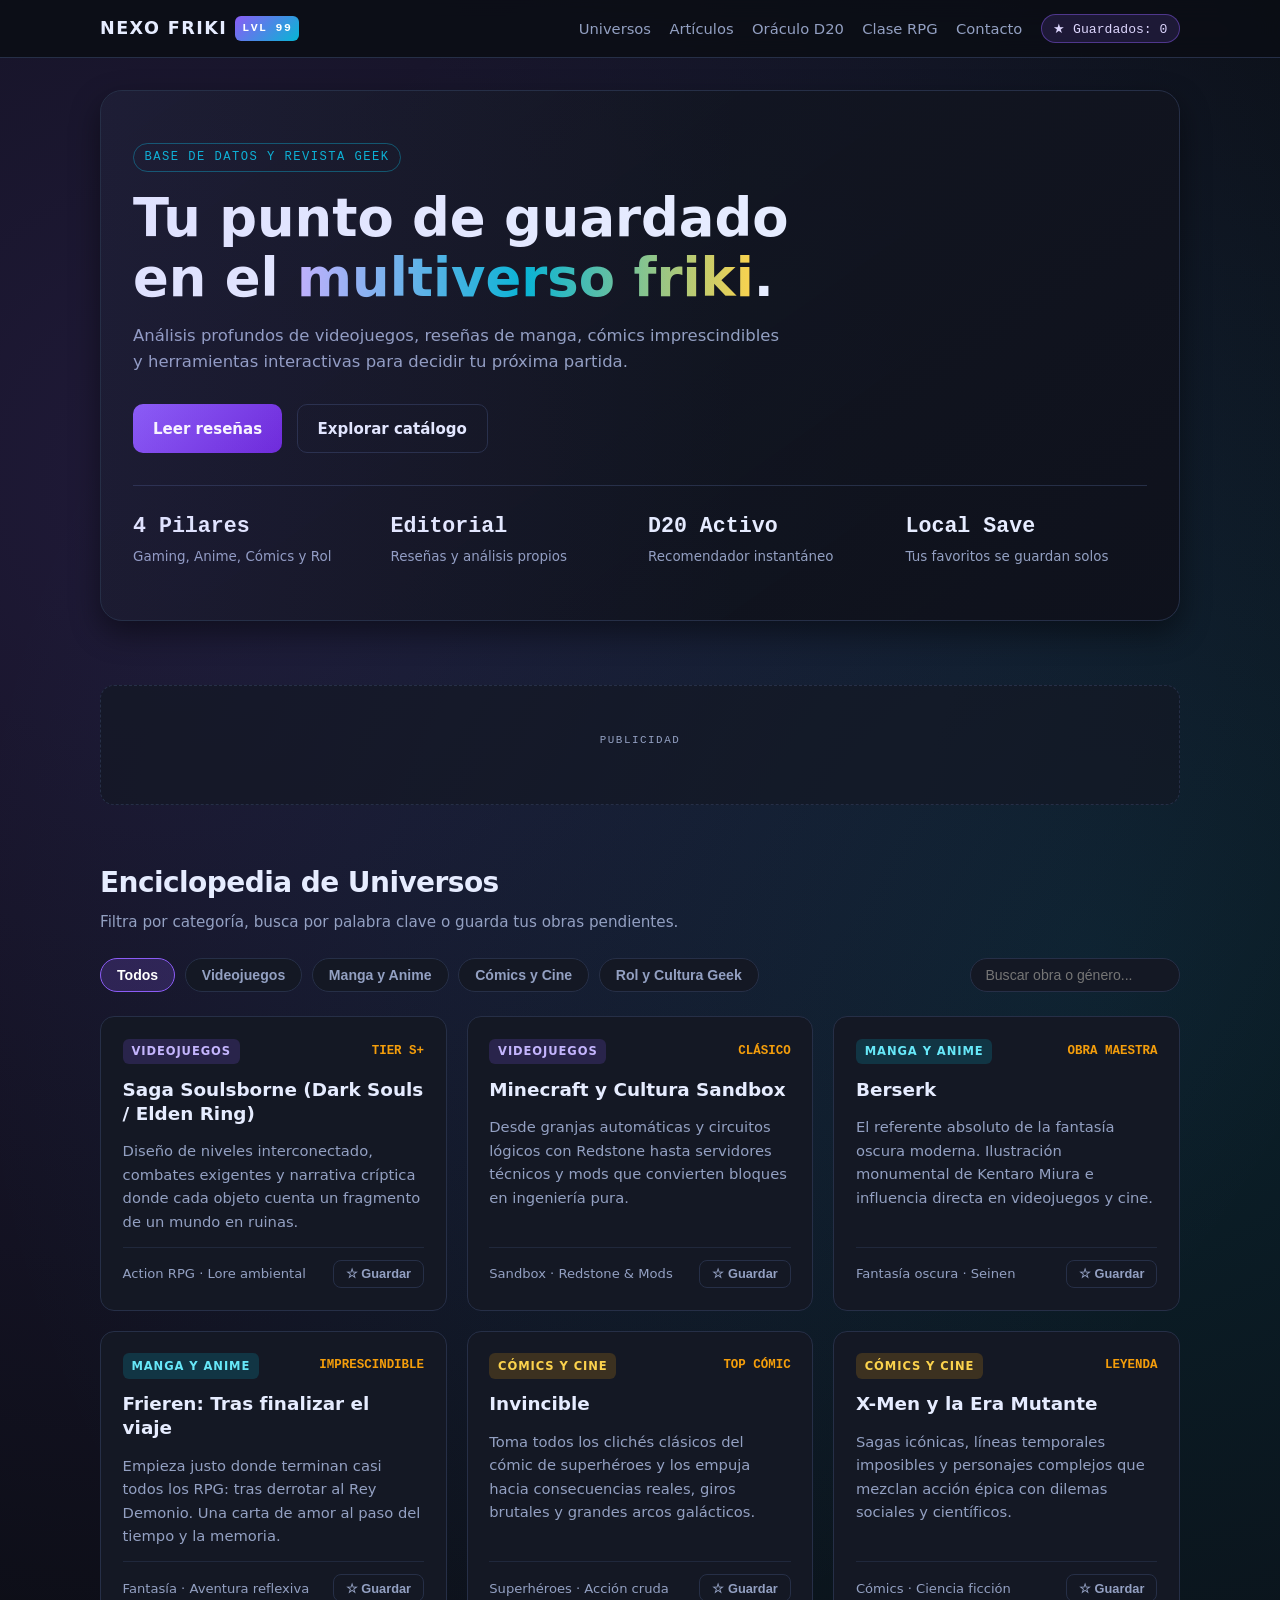
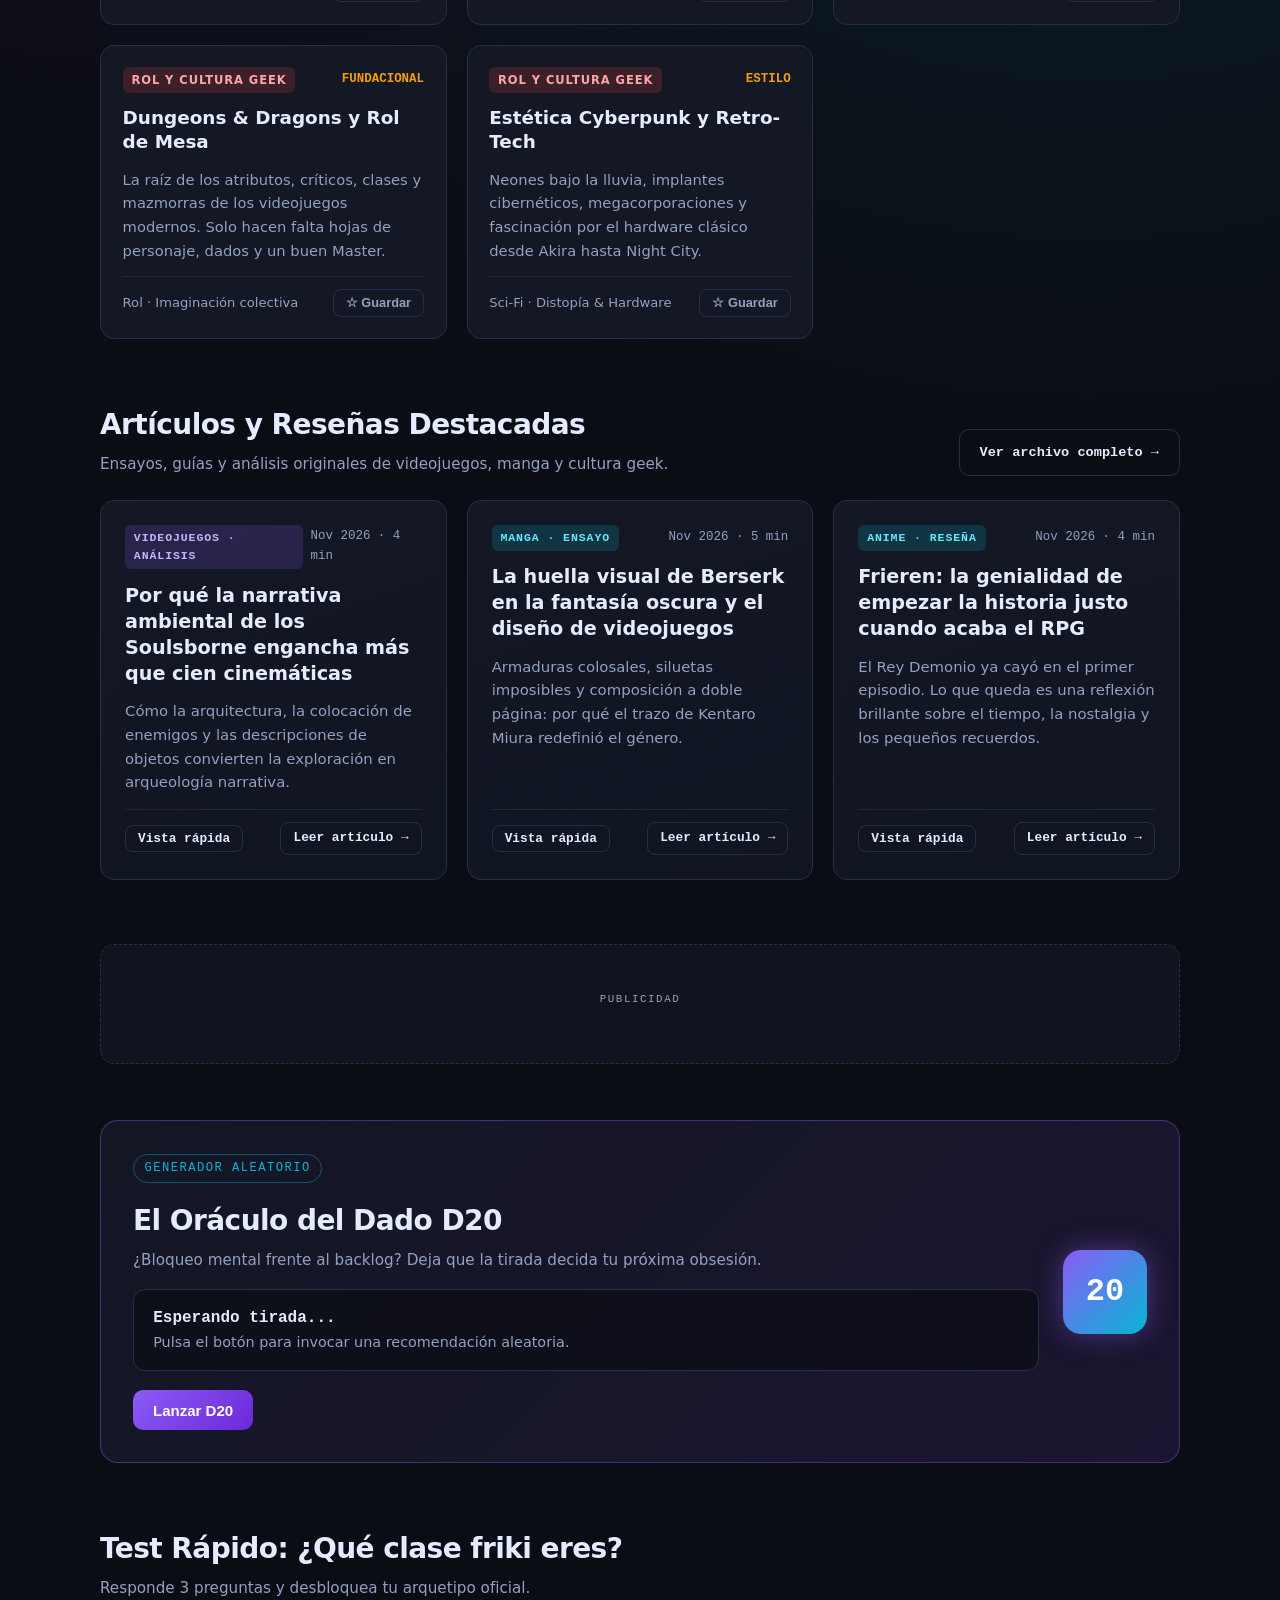
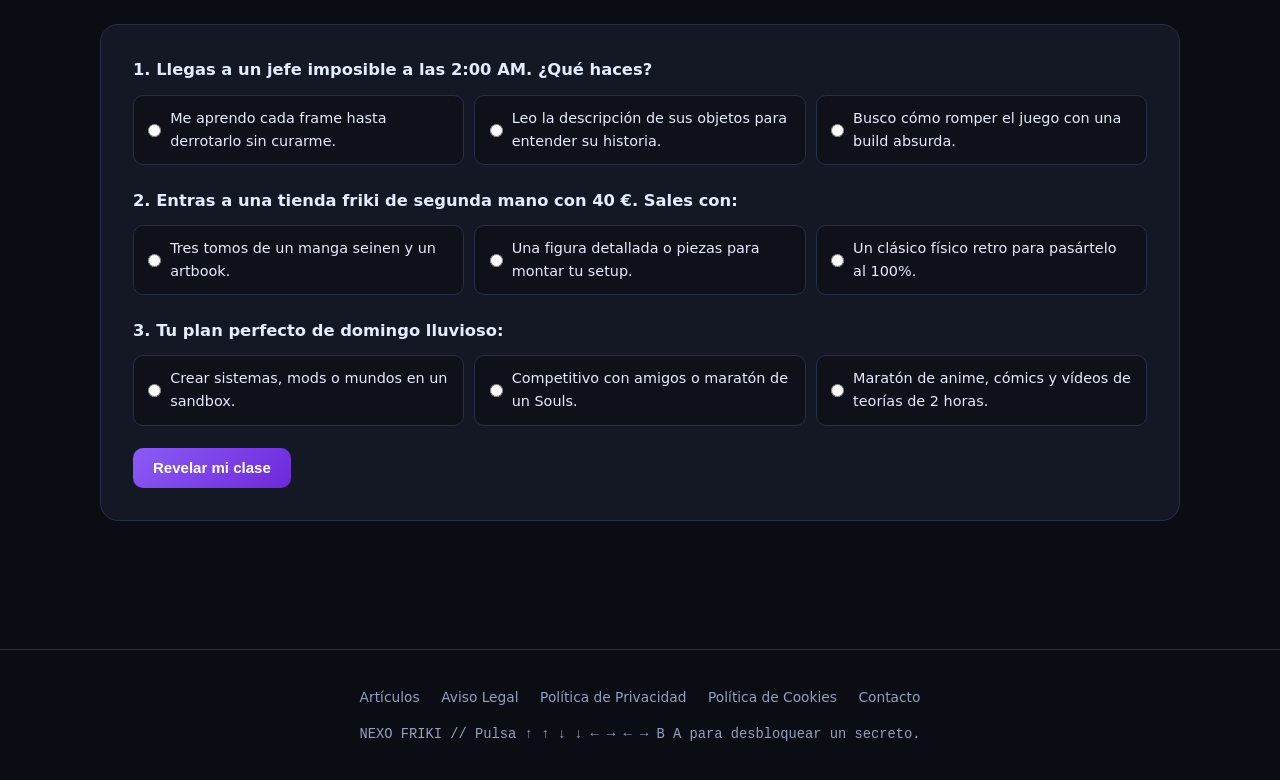
<file: index.html>
<!DOCTYPE html>
<html lang="es">
<head>
  <meta charset="UTF-8" />
  <meta name="viewport" content="width=device-width, initial-scale=1.0" />
  <title>NEXO FRIKI // Gaming, Manga, Cómics, Reseñas y Lore</title>
  <meta name="description" content="Enciclopedia interactiva, reseñas, análisis y guías sobre videojuegos, manga, cómics y juegos de rol." />

  <!-- GOOGLE ADSENSE: Sustituye ca-pub-XXXXXXXXXXXXXXXX por tu ID real de editor -->
  <script async
    src="https://pagead2.googlesyndication.com/pagead/js/adsbygoogle.js?client=pub-2381729813073866"
    crossorigin="anonymous">
  </script>

  <style>
    :root {
      --bg: #0b0d14;
      --surface: #141824;
      --surface-hover: #1b2132;
      --border: #262f47;
      --text: #e6ecff;
      --muted: #93a0c2;
      --primary: #8b5cf6;
      --secondary: #06b6d4;
      --accent: #f59e0b;
      --danger: #ef4444;
      --radius: 14px;
      --shadow: 0 12px 30px rgba(0, 0, 0, 0.45);
    }

    * {
      box-sizing: border-box;
      margin: 0;
      padding: 0;
    }

    html {
      scroll-behavior: smooth;
    }

    body {
      font-family: 'Segoe UI', system-ui, -apple-system, sans-serif;
      background:
        radial-gradient(circle at 15% 12%, rgba(139, 92, 246, 0.16), transparent 35%),
        radial-gradient(circle at 85% 24%, rgba(6, 182, 212, 0.12), transparent 35%),
        var(--bg);
      color: var(--text);
      line-height: 1.6;
      min-height: 100vh;
    }

    body.modal-open {
      overflow: hidden;
    }

    code, .mono {
      font-family: ui-monospace, SFMono-Regular, Menlo, Consolas, monospace;
    }

    /* NAV */
    header {
      position: sticky;
      top: 0;
      z-index: 50;
      backdrop-filter: blur(12px);
      background: rgba(11, 13, 20, 0.85);
      border-bottom: 1px solid var(--border);
    }

    .nav-wrap {
      max-width: 1120px;
      margin: 0 auto;
      padding: 0.9rem 1.25rem;
      display: flex;
      align-items: center;
      justify-content: space-between;
      gap: 1rem;
      flex-wrap: wrap;
    }

    .logo {
      font-weight: 800;
      letter-spacing: 0.08em;
      font-size: 1.1rem;
      color: var(--text);
      text-decoration: none;
      display: flex;
      align-items: center;
      gap: 0.5rem;
    }

    .logo-badge {
      background: linear-gradient(135deg, var(--primary), var(--secondary));
      color: #fff;
      font-size: 0.72rem;
      padding: 0.18rem 0.45rem;
      border-radius: 6px;
    }

    nav {
      display: flex;
      align-items: center;
      gap: 1.15rem;
      flex-wrap: wrap;
    }

    nav a {
      color: var(--muted);
      text-decoration: none;
      font-size: 0.92rem;
      font-weight: 500;
      transition: color 0.2s;
    }

    nav a:hover {
      color: var(--text);
    }

    .fav-counter {
      background: rgba(139, 92, 246, 0.15);
      border: 1px solid rgba(139, 92, 246, 0.45);
      color: #ddd6fe;
      padding: 0.32rem 0.72rem;
      border-radius: 999px;
      font-size: 0.82rem;
      cursor: pointer;
    }

    /* LAYOUT */
    main {
      max-width: 1120px;
      margin: 0 auto;
      padding: 2rem 1.25rem 4rem;
    }

    section {
      margin-bottom: 4rem;
    }

    .section-head {
      display: flex;
      justify-content: space-between;
      align-items: flex-end;
      gap: 1rem;
      margin-bottom: 1.5rem;
      flex-wrap: wrap;
    }

    h2 {
      font-size: 1.75rem;
      letter-spacing: -0.02em;
    }

    .subtitle {
      color: var(--muted);
      font-size: 0.95rem;
      margin-top: 0.25rem;
    }

    /* HERO */
    .hero {
      padding: 3.2rem 2rem;
      border-radius: 22px;
      background: linear-gradient(145deg, rgba(20, 24, 36, 0.92), rgba(14, 17, 27, 0.96));
      border: 1px solid var(--border);
      box-shadow: var(--shadow);
      position: relative;
      overflow: hidden;
    }

    .hero::after {
      content: "";
      position: absolute;
      inset: 0;
      background: linear-gradient(90deg, rgba(139, 92, 246, 0.08), transparent 60%);
      pointer-events: none;
    }

    .eyebrow {
      display: inline-block;
      font-size: 0.76rem;
      text-transform: uppercase;
      letter-spacing: 0.12em;
      color: var(--secondary);
      border: 1px solid rgba(6, 182, 212, 0.4);
      padding: 0.24rem 0.65rem;
      border-radius: 999px;
      margin-bottom: 1rem;
    }

    .hero h1 {
      font-size: clamp(2rem, 4.8vw, 3.3rem);
      line-height: 1.12;
      max-width: 19ch;
      margin-bottom: 1rem;
    }

    .gradient-text {
      background: linear-gradient(90deg, #c4b5fd, var(--secondary), #fcd34d);
      -webkit-background-clip: text;
      -webkit-text-fill-color: transparent;
    }

    .hero p {
      color: var(--muted);
      max-width: 62ch;
      font-size: 1.03rem;
      margin-bottom: 1.8rem;
    }

    .hero-actions {
      display: flex;
      gap: 0.9rem;
      flex-wrap: wrap;
    }

    .btn {
      display: inline-flex;
      align-items: center;
      gap: 0.5rem;
      padding: 0.72rem 1.25rem;
      border-radius: 10px;
      font-weight: 600;
      font-size: 0.94rem;
      border: none;
      cursor: pointer;
      text-decoration: none;
      transition: transform 0.15s, background 0.2s, border-color 0.2s;
    }

    .btn:hover {
      transform: translateY(-2px);
    }

    .btn-primary {
      background: linear-gradient(135deg, var(--primary), #6d28d9);
      color: #fff;
    }

    .btn-ghost {
      background: transparent;
      color: var(--text);
      border: 1px solid var(--border);
    }

    .btn-ghost:hover {
      border-color: var(--secondary);
    }

    .stats-strip {
      margin-top: 2rem;
      padding-top: 1.4rem;
      border-top: 1px solid var(--border);
      display: grid;
      grid-template-columns: repeat(auto-fit, minmax(150px, 1fr));
      gap: 1rem;
    }

    .stat strong {
      display: block;
      font-size: 1.35rem;
      color: var(--text);
    }

    .stat span {
      font-size: 0.84rem;
      color: var(--muted);
    }

    /* BLOQUES DE ANUNCIO ADSENSE */
    .ad-slot {
      margin: 2.5rem 0 3.5rem;
      padding: 1rem 1.25rem;
      min-height: 120px;
      background: rgba(20, 24, 36, 0.72);
      border: 1px dashed var(--border);
      border-radius: var(--radius);
      display: flex;
      flex-direction: column;
      align-items: center;
      justify-content: center;
      text-align: center;
    }

    .ad-label {
      font-size: 0.68rem;
      text-transform: uppercase;
      letter-spacing: 0.14em;
      color: var(--muted);
      margin-bottom: 0.5rem;
    }

    /* FILTROS Y CATALOGO */
    .filters {
      display: flex;
      gap: 0.6rem;
      flex-wrap: wrap;
      margin-bottom: 1.5rem;
    }

    .filter-btn {
      background: var(--surface);
      color: var(--muted);
      border: 1px solid var(--border);
      padding: 0.5rem 1rem;
      border-radius: 999px;
      cursor: pointer;
      font-size: 0.88rem;
      font-weight: 600;
      transition: all 0.2s;
    }

    .filter-btn:hover,
    .filter-btn.active {
      background: rgba(139, 92, 246, 0.2);
      border-color: var(--primary);
      color: #fff;
    }

    .search-box {
      margin-left: auto;
      background: var(--surface);
      border: 1px solid var(--border);
      color: var(--text);
      padding: 0.5rem 0.9rem;
      border-radius: 999px;
      font-size: 0.88rem;
      min-width: 210px;
    }

    .search-box:focus {
      outline: none;
      border-color: var(--secondary);
    }

    .grid {
      display: grid;
      grid-template-columns: repeat(auto-fill, minmax(290px, 1fr));
      gap: 1.25rem;
    }

    .card {
      background: var(--surface);
      border: 1px solid var(--border);
      border-radius: var(--radius);
      padding: 1.35rem;
      display: flex;
      flex-direction: column;
      gap: 0.85rem;
      transition: transform 0.2s, border-color 0.2s, background 0.2s;
    }

    .card:hover {
      transform: translateY(-4px);
      border-color: rgba(139, 92, 246, 0.65);
      background: var(--surface-hover);
    }

    .card-top {
      display: flex;
      justify-content: space-between;
      align-items: center;
      gap: 0.5rem;
    }

    .tag {
      font-size: 0.72rem;
      text-transform: uppercase;
      letter-spacing: 0.08em;
      padding: 0.22rem 0.55rem;
      border-radius: 6px;
      font-weight: 700;
    }

    .tag-gaming { background: rgba(139, 92, 246, 0.18); color: #c4b5fd; }
    .tag-anime { background: rgba(6, 182, 212, 0.18); color: #67e8f9; }
    .tag-comics { background: rgba(245, 158, 11, 0.18); color: #fcd34d; }
    .tag-rol { background: rgba(239, 68, 68, 0.18); color: #fca5a5; }

    .tier {
      font-size: 0.78rem;
      color: var(--accent);
      font-weight: 700;
    }

    .card h3 {
      font-size: 1.15rem;
      line-height: 1.3;
    }

    .card p {
      color: var(--muted);
      font-size: 0.92rem;
      flex-grow: 1;
    }

    .card-footer {
      display: flex;
      justify-content: space-between;
      align-items: center;
      padding-top: 0.75rem;
      border-top: 1px solid rgba(38, 47, 71, 0.7);
      font-size: 0.82rem;
      color: var(--muted);
      gap: 0.5rem;
    }

    .fav-btn, .read-btn {
      background: transparent;
      border: 1px solid var(--border);
      color: var(--text);
      padding: 0.34rem 0.75rem;
      border-radius: 8px;
      cursor: pointer;
      font-size: 0.8rem;
      font-weight: 600;
      transition: all 0.2s;
      text-decoration: none;
    }

    .fav-btn {
      color: var(--muted);
    }

    .fav-btn.saved {
      background: rgba(245, 158, 11, 0.16);
      border-color: var(--accent);
      color: #fde68a;
    }

    .read-btn:hover {
      border-color: var(--secondary);
      color: #67e8f9;
    }

    /* ARTICULOS Y RESENAS */
    .articles-grid {
      display: grid;
      grid-template-columns: repeat(auto-fit, minmax(310px, 1fr));
      gap: 1.25rem;
    }

    .article-card {
      background: linear-gradient(160deg, var(--surface), rgba(16, 21, 34, 0.95));
      border: 1px solid var(--border);
      border-radius: var(--radius);
      padding: 1.5rem;
      display: flex;
      flex-direction: column;
      gap: 0.85rem;
      transition: border-color 0.2s, transform 0.2s;
    }

    .article-card:hover {
      border-color: var(--secondary);
      transform: translateY(-3px);
    }

    .article-meta {
      font-size: 0.78rem;
      color: var(--muted);
      display: flex;
      justify-content: space-between;
      align-items: center;
      gap: 0.5rem;
    }

    .article-card h3 {
      font-size: 1.2rem;
      line-height: 1.35;
    }

    .article-card p {
      color: var(--muted);
      font-size: 0.93rem;
      flex-grow: 1;
    }

    /* ORACULO D20 */
    .oracle-box {
      background: linear-gradient(135deg, rgba(20, 24, 36, 0.95), rgba(29, 22, 52, 0.9));
      border: 1px solid rgba(139, 92, 246, 0.4);
      border-radius: 18px;
      padding: 2rem;
      display: grid;
      grid-template-columns: 1fr auto;
      gap: 1.5rem;
      align-items: center;
    }

    .dice-result {
      margin-top: 1rem;
      padding: 1rem 1.2rem;
      border-radius: 12px;
      background: rgba(11, 13, 20, 0.75);
      border: 1px solid var(--border);
      min-height: 76px;
      display: flex;
      flex-direction: column;
      justify-content: center;
    }

    .dice-number {
      width: 84px;
      height: 84px;
      border-radius: 18px;
      background: linear-gradient(135deg, var(--primary), var(--secondary));
      display: grid;
      place-items: center;
      font-size: 2rem;
      font-weight: 800;
      color: #fff;
      box-shadow: 0 0 28px rgba(139, 92, 246, 0.45);
      user-select: none;
    }

    .rolling {
      animation: spinPop 0.4s ease;
    }

    @keyframes spinPop {
      0% { transform: scale(0.85) rotate(-18deg); }
      50% { transform: scale(1.1) rotate(12deg); }
      100% { transform: scale(1) rotate(0deg); }
    }

    /* QUIZ RPG */
    .quiz-card {
      background: var(--surface);
      border: 1px solid var(--border);
      border-radius: 18px;
      padding: 2rem;
    }

    .quiz-q {
      margin-bottom: 1.4rem;
    }

    .quiz-q h3 {
      font-size: 1.02rem;
      margin-bottom: 0.7rem;
    }

    .quiz-options {
      display: grid;
      grid-template-columns: repeat(auto-fit, minmax(220px, 1fr));
      gap: 0.65rem;
    }

    .quiz-opt {
      display: flex;
      align-items: center;
      gap: 0.55rem;
      background: rgba(11, 13, 20, 0.6);
      border: 1px solid var(--border);
      padding: 0.7rem 0.9rem;
      border-radius: 10px;
      cursor: pointer;
      font-size: 0.9rem;
      transition: border-color 0.2s;
    }

    .quiz-opt:hover {
      border-color: var(--secondary);
    }

    .quiz-result {
      margin-top: 1.5rem;
      padding: 1.25rem;
      border-radius: 12px;
      background: rgba(6, 182, 212, 0.1);
      border: 1px solid rgba(6, 182, 212, 0.45);
      display: none;
    }

    /* FOOTER LEGAL */
    footer {
      border-top: 1px solid var(--border);
      padding: 2.25rem 1.25rem;
      text-align: center;
      color: var(--muted);
      font-size: 0.86rem;
      background: rgba(11, 13, 20, 0.65);
    }

    .footer-links {
      display: flex;
      justify-content: center;
      gap: 1.35rem;
      flex-wrap: wrap;
      margin-bottom: 1rem;
    }

    .footer-links a {
      color: var(--muted);
      text-decoration: none;
      transition: color 0.2s;
    }

    .footer-links a:hover {
      color: var(--text);
      text-decoration: underline;
    }

    /* MODAL LECTOR RAPIDO */
    .modal-backdrop {
      position: fixed;
      inset: 0;
      background: rgba(5, 7, 12, 0.82);
      backdrop-filter: blur(6px);
      display: none;
      align-items: center;
      justify-content: center;
      padding: 1.25rem;
      z-index: 120;
    }

    .modal-backdrop.open {
      display: flex;
    }

    .modal-box {
      background: var(--surface);
      border: 1px solid var(--border);
      border-radius: 18px;
      width: 100%;
      max-width: 760px;
      max-height: 86vh;
      overflow-y: auto;
      padding: 2rem;
      box-shadow: var(--shadow);
      position: relative;
    }

    .modal-close {
      position: sticky;
      top: 0;
      float: right;
      background: rgba(11, 13, 20, 0.9);
      border: 1px solid var(--border);
      color: var(--text);
      width: 36px;
      height: 36px;
      border-radius: 10px;
      font-size: 1.1rem;
      cursor: pointer;
    }

    .modal-close:hover {
      border-color: var(--danger);
      color: #fca5a5;
    }

    .modal-body h2 {
      font-size: 1.55rem;
      margin-bottom: 0.75rem;
      padding-right: 2.5rem;
    }

    .modal-body h3 {
      font-size: 1.12rem;
      color: #ddd6fe;
      margin: 1.4rem 0 0.5rem;
    }

    .modal-body p {
      color: #d5ddf5;
      margin-bottom: 0.95rem;
      line-height: 1.75;
    }

    .toast {
      position: fixed;
      bottom: 1.5rem;
      right: 1.5rem;
      background: #141824;
      border: 1px solid var(--accent);
      color: #fef3c7;
      padding: 0.85rem 1.2rem;
      border-radius: 12px;
      box-shadow: var(--shadow);
      opacity: 0;
      transform: translateY(15px);
      pointer-events: none;
      transition: all 0.25s;
      z-index: 150;
    }

    .toast.show {
      opacity: 1;
      transform: translateY(0);
    }

    @media (max-width: 720px) {
      .oracle-box {
        grid-template-columns: 1fr;
        text-align: center;
      }
      .dice-number {
        margin: 0 auto;
      }
      .search-box {
        margin-left: 0;
        width: 100%;
      }
      .modal-box {
        padding: 1.4rem;
      }
    }
  </style>
</head>
<body>

  <header>
    <div class="nav-wrap">
      <a href="index.html" class="logo">
        NEXO FRIKI <span class="logo-badge mono">LVL 99</span>
      </a>
      <nav>
        <a href="#universos">Universos</a>
        <a href="articulos.html">Artículos</a>
        <a href="#oraculo">Oráculo D20</a>
        <a href="#quiz">Clase RPG</a>
        <a href="contacto.html">Contacto</a>
        <button id="showFavsBtn" class="fav-counter mono">★ Guardados: <span id="favCount">0</span></button>
      </nav>
    </div>
  </header>

  <main>
    <!-- HERO -->
    <section class="hero">
      <span class="eyebrow mono">Base de datos y revista geek</span>
      <h1>Tu punto de guardado en el <span class="gradient-text">multiverso friki</span>.</h1>
      <p>
        Análisis profundos de videojuegos, reseñas de manga, cómics imprescindibles y herramientas interactivas para decidir tu próxima partida.
      </p>
      <div class="hero-actions">
        <a href="#resenas" class="btn btn-primary">Leer reseñas</a>
        <a href="#universos" class="btn btn-ghost">Explorar catálogo</a>
      </div>

      <div class="stats-strip">
        <div class="stat">
          <strong class="mono">4 Pilares</strong>
          <span>Gaming, Anime, Cómics y Rol</span>
        </div>
        <div class="stat">
          <strong class="mono">Editorial</strong>
          <span>Reseñas y análisis propios</span>
        </div>
        <div class="stat">
          <strong class="mono">D20 Activo</strong>
          <span>Recomendador instantáneo</span>
        </div>
        <div class="stat">
          <strong class="mono">Local Save</strong>
          <span>Tus favoritos se guardan solos</span>
        </div>
      </div>
    </section>

    <!-- ESPACIO ADSENSE #1: Display responsive bajo el Hero -->
    <aside class="ad-slot" aria-label="Espacio publicitario">
      <span class="ad-label mono">Publicidad</span>
      <ins class="adsbygoogle"
           style="display:block; width:100%;"
           data-ad-client="pub-2381729813073866"
           data-ad-slot="1405311814"
           data-ad-format="auto"
           data-full-width-responsive="true"></ins>
      <script>
        (adsbygoogle = window.adsbygoogle || []).push({});
      </script>
    </aside>

    <!-- CATALOGO -->
    <section id="universos">
      <div class="section-head">
        <div>
          <h2>Enciclopedia de Universos</h2>
          <p class="subtitle">Filtra por categoría, busca por palabra clave o guarda tus obras pendientes.</p>
        </div>
      </div>

      <div class="filters">
        <button class="filter-btn active" data-cat="all">Todos</button>
        <button class="filter-btn" data-cat="gaming">Videojuegos</button>
        <button class="filter-btn" data-cat="anime">Manga y Anime</button>
        <button class="filter-btn" data-cat="comics">Cómics y Cine</button>
        <button class="filter-btn" data-cat="rol">Rol y Cultura Geek</button>
        <input type="search" id="searchInput" class="search-box" placeholder="Buscar obra o género..." />
      </div>

      <div id="catalogGrid" class="grid"></div>
    </section>

    <!-- ARTICULOS Y RESENAS -->
    <section id="resenas">
      <div class="section-head">
        <div>
          <h2>Artículos y Reseñas Destacadas</h2>
          <p class="subtitle">Ensayos, guías y análisis originales de videojuegos, manga y cultura geek.</p>
        </div>
        <a href="articulos.html" class="btn btn-ghost mono" style="font-size: 0.85rem;">Ver archivo completo →</a>
      </div>

      <div id="articlesGrid" class="articles-grid"></div>
    </section>

    <!-- ESPACIO ADSENSE #2: Separador entre reseñas y el Oráculo D20 -->
    <aside class="ad-slot" aria-label="Espacio publicitario">
      <span class="ad-label mono">Publicidad</span>
      <ins class="adsbygoogle"
           style="display:block; width:100%;"
           data-ad-client="pub-2381729813073866"
           data-ad-slot="2522952368"
           data-ad-format="auto"
           data-full-width-responsive="true"></ins>
      <script>
        (adsbygoogle = window.adsbygoogle || []).push({});
      </script>
    </aside>

    <!-- ORACULO D20 -->
    <section id="oraculo">
      <div class="oracle-box">
        <div>
          <span class="eyebrow mono">Generador aleatorio</span>
          <h2>El Oráculo del Dado D20</h2>
          <p class="subtitle">¿Bloqueo mental frente al backlog? Deja que la tirada decida tu próxima obsesión.</p>

          <div id="oracleResult" class="dice-result">
            <strong class="mono">Esperando tirada...</strong>
            <span style="color: var(--muted); font-size: 0.9rem;">Pulsa el botón para invocar una recomendación aleatoria.</span>
          </div>

          <div style="margin-top: 1.2rem;">
            <button id="rollBtn" class="btn btn-primary">Lanzar D20</button>
          </div>
        </div>

        <div id="diceDisplay" class="dice-number mono">20</div>
      </div>
    </section>

    <!-- QUIZ RPG -->
    <section id="quiz">
      <div class="section-head">
        <div>
          <h2>Test Rápido: ¿Qué clase friki eres?</h2>
          <p class="subtitle">Responde 3 preguntas y desbloquea tu arquetipo oficial.</p>
        </div>
      </div>

      <form id="quizForm" class="quiz-card">
        <div class="quiz-q">
          <h3>1. Llegas a un jefe imposible a las 2:00 AM. ¿Qué haces?</h3>
          <div class="quiz-options">
            <label class="quiz-opt"><input type="radio" name="q1" value="tryhard" required /> Me aprendo cada frame hasta derrotarlo sin curarme.</label>
            <label class="quiz-opt"><input type="radio" name="q1" value="lore" /> Leo la descripción de sus objetos para entender su historia.</label>
            <label class="quiz-opt"><input type="radio" name="q1" value="builder" /> Busco cómo romper el juego con una build absurda.</label>
          </div>
        </div>

        <div class="quiz-q">
          <h3>2. Entras a una tienda friki de segunda mano con 40 €. Sales con:</h3>
          <div class="quiz-options">
            <label class="quiz-opt"><input type="radio" name="q2" value="lore" required /> Tres tomos de un manga seinen y un artbook.</label>
            <label class="quiz-opt"><input type="radio" name="q2" value="builder" /> Una figura detallada o piezas para montar tu setup.</label>
            <label class="quiz-opt"><input type="radio" name="q2" value="tryhard" /> Un clásico físico retro para pasártelo al 100%.</label>
          </div>
        </div>

        <div class="quiz-q">
          <h3>3. Tu plan perfecto de domingo lluvioso:</h3>
          <div class="quiz-options">
            <label class="quiz-opt"><input type="radio" name="q3" value="builder" required /> Crear sistemas, mods o mundos en un sandbox.</label>
            <label class="quiz-opt"><input type="radio" name="q3" value="tryhard" /> Competitivo con amigos o maratón de un Souls.</label>
            <label class="quiz-opt"><input type="radio" name="q3" value="lore" /> Maratón de anime, cómics y vídeos de teorías de 2 horas.</label>
          </div>
        </div>

        <button type="submit" class="btn btn-primary">Revelar mi clase</button>
        <div id="quizResult" class="quiz-result"></div>
      </form>
    </section>
  </main>

  <!-- FOOTER CON RUTAS REALES PARA RASTREO DE GOOGLE ADSENSE -->
  <footer>
    <div class="footer-links">
      <a href="articulos.html">Artículos</a>
      <a href="aviso-legal.html">Aviso Legal</a>
      <a href="privacidad.html">Política de Privacidad</a>
      <a href="cookies.html">Política de Cookies</a>
      <a href="contacto.html">Contacto</a>
    </div>
    <p class="mono">NEXO FRIKI // Pulsa ↑ ↑ ↓ ↓ ← → ← → B A para desbloquear un secreto.</p>
  </footer>

  <!-- MODAL LECTOR RAPIDO DE ARTICULOS -->
  <div id="modalBackdrop" class="modal-backdrop" role="dialog" aria-modal="true" aria-hidden="true">
    <div class="modal-box">
      <button id="modalClose" class="modal-close" aria-label="Cerrar ventana">✕</button>
      <div id="modalBody" class="modal-body"></div>
    </div>
  </div>

  <div id="toast" class="toast mono"></div>

  <script>
    const catalog = [
      {
        id: "souls",
        title: "Saga Soulsborne (Dark Souls / Elden Ring)",
        category: "gaming",
        catLabel: "Videojuegos",
        tier: "TIER S+",
        meta: "Action RPG · Lore ambiental",
        desc: "Diseño de niveles interconectado, combates exigentes y narrativa críptica donde cada objeto cuenta un fragmento de un mundo en ruinas."
      },
      {
        id: "minecraft",
        title: "Minecraft y Cultura Sandbox",
        category: "gaming",
        catLabel: "Videojuegos",
        tier: "CLÁSICO",
        meta: "Sandbox · Redstone & Mods",
        desc: "Desde granjas automáticas y circuitos lógicos con Redstone hasta servidores técnicos y mods que convierten bloques en ingeniería pura."
      },
      {
        id: "berserk",
        title: "Berserk",
        category: "anime",
        catLabel: "Manga y Anime",
        tier: "OBRA MAESTRA",
        meta: "Fantasía oscura · Seinen",
        desc: "El referente absoluto de la fantasía oscura moderna. Ilustración monumental de Kentaro Miura e influencia directa en videojuegos y cine."
      },
      {
        id: "frieren",
        title: "Frieren: Tras finalizar el viaje",
        category: "anime",
        catLabel: "Manga y Anime",
        tier: "IMPRESCINDIBLE",
        meta: "Fantasía · Aventura reflexiva",
        desc: "Empieza justo donde terminan casi todos los RPG: tras derrotar al Rey Demonio. Una carta de amor al paso del tiempo y la memoria."
      },
      {
        id: "invincible",
        title: "Invincible",
        category: "comics",
        catLabel: "Cómics y Cine",
        tier: "TOP CÓMIC",
        meta: "Superhéroes · Acción cruda",
        desc: "Toma todos los clichés clásicos del cómic de superhéroes y los empuja hacia consecuencias reales, giros brutales y grandes arcos galácticos."
      },
      {
        id: "xmen",
        title: "X-Men y la Era Mutante",
        category: "comics",
        catLabel: "Cómics y Cine",
        tier: "LEYENDA",
        meta: "Cómics · Ciencia ficción",
        desc: "Sagas icónicas, líneas temporales imposibles y personajes complejos que mezclan acción épica con dilemas sociales y científicos."
      },
      {
        id: "dnd",
        title: "Dungeons & Dragons y Rol de Mesa",
        category: "rol",
        catLabel: "Rol y Cultura Geek",
        tier: "FUNDACIONAL",
        meta: "Rol · Imaginación colectiva",
        desc: "La raíz de los atributos, críticos, clases y mazmorras de los videojuegos modernos. Solo hacen falta hojas de personaje, dados y un buen Master."
      },
      {
        id: "cyberpunk",
        title: "Estética Cyberpunk y Retro-Tech",
        category: "rol",
        catLabel: "Rol y Cultura Geek",
        tier: "ESTILO",
        meta: "Sci-Fi · Distopía & Hardware",
        desc: "Neones bajo la lluvia, implantes cibernéticos, megacorporaciones y fascinación por el hardware clásico desde Akira hasta Night City."
      }
    ];

    const articles = [
      {
        id: "souls-lore",
        tag: "Videojuegos · Análisis",
        tagClass: "tag-gaming",
        readTime: "4 min",
        date: "Nov 2026",
        route: "articulos/narrativa-ambiental-soulsborne.html",
        title: "Por qué la narrativa ambiental de los Soulsborne engancha más que cien cinemáticas",
        excerpt: "Cómo la arquitectura, la colocación de enemigos y las descripciones de objetos convierten la exploración en arqueología narrativa.",
        content: `
          <span class="eyebrow mono">Videojuegos · Análisis</span>
          <h2>Por qué la narrativa ambiental de los Soulsborne engancha más que cien cinemáticas</h2>
          <p>En lugar de detener la partida con exposiciones de diez minutos, los mundos de FromSoftware confían en la curiosidad del jugador. Una catedral saqueada, unas barricadas construidas desde dentro y una llave en la mano de un caballero caído cuentan una historia completa sin gastar un solo diálogo.</p>
          <h3>Objetos como piezas de archivo</h3>
          <p>Cada arma o anillo añade un dato concreto: alianzas rotas, herejías antiguas o la rutina de personajes a los que solo te enfrentas horas después. Al dejar huecos deliberados, el juego invita a la comunidad a unir pistas y construir teorías que mantienen viva la obra durante años.</p>
          <h3>Mecánicas que son parte del lore</h3>
          <p>Morir en una hoguera, perder la humanidad o invocar espectros de otros mundos no son convenciones ajenas a la trama, sino síntomas de las propias leyes del universo. Esa coherencia multiplica la rejugabilidad en cada nueva partida.</p>
        `
      },
      {
        id: "berserk-estetica",
        tag: "Manga · Ensayo",
        tagClass: "tag-anime",
        readTime: "5 min",
        date: "Nov 2026",
        route: "articulos.html",
        title: "La huella visual de Berserk en la fantasía oscura y el diseño de videojuegos",
        excerpt: "Armaduras colosales, siluetas imposibles y composición a doble página: por qué el trazo de Kentaro Miura redefinió el género.",
        content: `
          <span class="eyebrow mono">Manga · Ensayo</span>
          <h2>La huella visual de Berserk en la fantasía oscura y el diseño de videojuegos</h2>
          <p>Hablar de fantasía oscura contemporánea sin mencionar Berserk es casi imposible. Más allá de la dureza de su historia, el trabajo de entintado, el contraste entre luces y sombras y el peso físico de sus armas marcaron el lenguaje visual de varias generaciones de ilustradores y diseñadores 3D.</p>
          <h3>Siluetas reconocibles al instante</h3>
          <p>Desde la Matadragones hasta la Armadura Berserker, cada diseño comunica carácter y función antes de que el personaje pronuncie palabra. Ese principio de lectura inmediata de siluetas es una regla de oro en el diseño de personajes para videojuegos modernos.</p>
          <h3>Contraste entre lo grotesco y lo humano</h3>
          <p>El impacto de las grandes viñetas repletas de monstruos funciona porque Miura dedica el mismo cuidado a los silencios, las hogueras nocturnas y las expresiones contenidas de sus protagonistas.</p>
        `
      },
      {
        id: "frieren-post-rpg",
        tag: "Anime · Reseña",
        tagClass: "tag-anime",
        readTime: "4 min",
        date: "Nov 2026",
        route: "articulos.html",
        title: "Frieren: la genialidad de empezar la historia justo cuando acaba el RPG",
        excerpt: "El Rey Demonio ya cayó en el primer episodio. Lo que queda es una reflexión brillante sobre el tiempo, la nostalgia y los pequeños recuerdos.",
        content: `
          <span class="eyebrow mono">Anime · Reseña</span>
          <h2>Frieren: la genialidad de empezar la historia justo cuando acaba el RPG</h2>
          <p>Casi todas las historias de fantasía terminan con los héroes volviendo a la capital entre vítores. Frieren arranca ahí y pregunta qué ocurre cincuenta años después, cuando un miembro inmortal del grupo comprende demasiado tarde el valor de una década compartida con mortales.</p>
          <h3>Un ritmo que recompensa la paciencia</h3>
          <p>Alternando episodios contemplativos con combates mágicos impecablemente coreografiados, la serie demuestra que las misiones secundarias —buscar un hechizo para limpiar estatuas o ver una lluvia de estrellas— pueden pesar emocionalmente más que cualquier batalla final.</p>
        `
      }
    ];

    const oraclePicks = [
      { title: "Outer Wilds", note: "Juega sin ver ni un solo spoiler. Exploración espacial y un bucle de 22 minutos inolvidable." },
      { title: "Vagabond", note: "Si te gustó el dibujo y la intensidad de Berserk, este manga histórico es parada obligatoria." },
      { title: "Hollow Knight", note: "Metroidvania preciso, banda sonora hipnótica y jefes que te van a hacer sudar." },
      { title: "Akira (1988)", note: "Animación hecha a mano que definió la ciencia ficción moderna frame a frame." },
      { title: "Watchmen", note: "La deconstrucción definitiva del cómic de superhéroes." },
      { title: "Baldur's Gate 3", note: "La experiencia más cercana a una partida infinita de D&D con amigos en pantalla." },
      { title: "Fullmetal Alchemist: Brotherhood", note: "Ritmo perfecto, sistema de magia coherente y un cierre redondo." },
      { title: "Shadow of the Colossus", note: "Minimalismo puro: tú, tu caballo y dieciséis colosos en tierras prohibidas." }
    ];

    let currentCat = "all";
    let onlyFavs = false;
    let favorites = JSON.parse(localStorage.getItem("nexoFrikiFavs") || "[]");

    const grid = document.getElementById("catalogGrid");
    const articlesGrid = document.getElementById("articlesGrid");
    const searchInput = document.getElementById("searchInput");
    const favCount = document.getElementById("favCount");
    const showFavsBtn = document.getElementById("showFavsBtn");
    const toast = document.getElementById("toast");
    const modalBackdrop = document.getElementById("modalBackdrop");
    const modalBody = document.getElementById("modalBody");
    const modalClose = document.getElementById("modalClose");

    function showToast(msg) {
      toast.textContent = msg;
      toast.classList.add("show");
      clearTimeout(window.toastTimer);
      window.toastTimer = setTimeout(() => toast.classList.remove("show"), 3200);
    }

    function openModal(htmlContent) {
      modalBody.innerHTML = htmlContent;
      modalBackdrop.classList.add("open");
      modalBackdrop.setAttribute("aria-hidden", "false");
      document.body.classList.add("modal-open");
    }

    function closeModal() {
      modalBackdrop.classList.remove("open");
      modalBackdrop.setAttribute("aria-hidden", "true");
      document.body.classList.remove("modal-open");
    }

    modalClose.addEventListener("click", closeModal);
    modalBackdrop.addEventListener("click", e => {
      if (e.target === modalBackdrop) closeModal();
    });
    window.addEventListener("keydown", e => {
      if (e.key === "Escape" && modalBackdrop.classList.contains("open")) closeModal();
    });

    function updateFavCounter() {
      favCount.textContent = favorites.length;
    }

    function toggleFav(id) {
      if (favorites.includes(id)) {
        favorites = favorites.filter(item => item !== id);
        showToast("Eliminado de tus guardados.");
      } else {
        favorites.push(id);
        showToast("★ Guardado en tu inventario friki.");
      }
      localStorage.setItem("nexoFrikiFavs", JSON.stringify(favorites));
      updateFavCounter();
      renderCatalog();
    }

    function renderCatalog() {
      const term = searchInput.value.trim().toLowerCase();
      const filtered = catalog.filter(item => {
        const matchCat = currentCat === "all" || item.category === currentCat;
        const matchFav = !onlyFavs || favorites.includes(item.id);
        const matchSearch =
          item.title.toLowerCase().includes(term) ||
          item.desc.toLowerCase().includes(term) ||
          item.meta.toLowerCase().includes(term);
        return matchCat && matchFav && matchSearch;
      });

      if (!filtered.length) {
        grid.innerHTML = `<p style="color: var(--muted);">No se encontraron resultados con ese filtro.</p>`;
        return;
      }

      grid.innerHTML = filtered.map(item => {
        const isSaved = favorites.includes(item.id);
        return `
          <article class="card">
            <div class="card-top">
              <span class="tag tag-${item.category}">${item.catLabel}</span>
              <span class="tier mono">${item.tier}</span>
            </div>
            <h3>${item.title}</h3>
            <p>${item.desc}</p>
            <div class="card-footer">
              <span>${item.meta}</span>
              <button class="fav-btn ${isSaved ? "saved" : ""}" onclick="toggleFav('${item.id}')">
                ${isSaved ? "★ Guardado" : "☆ Guardar"}
              </button>
            </div>
          </article>
        `;
      }).join("");
    }

    function renderArticles() {
      articlesGrid.innerHTML = articles.map(art => `
        <article class="article-card">
          <div class="article-meta mono">
            <span class="tag ${art.tagClass}">${art.tag}</span>
            <span>${art.date} · ${art.readTime}</span>
          </div>
          <h3>${art.title}</h3>
          <p>${art.excerpt}</p>
          <div class="card-footer">
            <button class="read-btn mono" onclick="openArticle('${art.id}')">Vista rápida</button>
            <a class="read-btn mono" href="${art.route}">Leer artículo →</a>
          </div>
        </article>
      `).join("");
    }

    function openArticle(id) {
      const found = articles.find(a => a.id === id);
      if (found) openModal(found.content);
    }

    // Filtros catálogo
    document.querySelectorAll(".filter-btn").forEach(btn => {
      btn.addEventListener("click", () => {
        onlyFavs = false;
        currentCat = btn.dataset.cat;
        document.querySelectorAll(".filter-btn").forEach(b => b.classList.remove("active"));
        btn.classList.add("active");
        renderCatalog();
      });
    });

    searchInput.addEventListener("input", renderCatalog);

    showFavsBtn.addEventListener("click", () => {
      onlyFavs = !onlyFavs;
      showToast(onlyFavs ? "Mostrando solo tus guardados." : "Mostrando todo el catálogo.");
      document.getElementById("universos").scrollIntoView({ behavior: "smooth" });
      renderCatalog();
    });

    // Oráculo D20
    const rollBtn = document.getElementById("rollBtn");
    const diceDisplay = document.getElementById("diceDisplay");
    const oracleResult = document.getElementById("oracleResult");

    rollBtn.addEventListener("click", () => {
      const roll = Math.floor(Math.random() * 20) + 1;
      const pick = oraclePicks[Math.floor(Math.random() * oraclePicks.length)];

      diceDisplay.classList.remove("rolling");
      void diceDisplay.offsetWidth;
      diceDisplay.classList.add("rolling");
      diceDisplay.textContent = roll;

      const critText = roll === 20
        ? "CRÍTICO NATURAL (20) — "
        : roll === 1
          ? "PIFIA (1), pero igual es joya — "
          : `Tirada de ${roll} — `;

      oracleResult.innerHTML = `
        <strong class="mono" style="color: #c4b5fd;">${critText}${pick.title}</strong>
        <span style="color: var(--muted); font-size: 0.92rem; margin-top: 0.25rem;">${pick.note}</span>
      `;
    });

    // Quiz RPG
    const quizForm = document.getElementById("quizForm");
    const quizResult = document.getElementById("quizResult");

    const classes = {
      tryhard: {
        name: "Caballero Tryhard (Nivel 99)",
        desc: "No bajas la dificultad ni bajo amenaza. Disfrutas dominando mecánicas exigentes, optimizando builds y sintiendo esa adrenalina tras derrotar a un jefe imposible."
      },
      lore: {
        name: "Archimago del Lore",
        desc: "Tu poder real está en la memoria enciclopédica. Conectas referencias ocultas entre sagas, te sabes líneas temporales enteras y disfrutas desmenuzando historias bien escritas."
      },
      builder: {
        name: "Artífice de Mundos",
        desc: "Te va cacharrear, crear, moddear y diseñar sistemas. Ya sea en un sandbox, un editor 3D o montando tu PC, siempre estás pensando cómo construir algo propio."
      }
    };

    quizForm.addEventListener("submit", e => {
      e.preventDefault();
      const data = new FormData(quizForm);
      const scores = { tryhard: 0, lore: 0, builder: 0 };
      for (const val of data.values()) scores[val]++;

      const winner = Object.keys(scores).reduce((a, b) => scores[a] >= scores[b] ? a : b);
      const result = classes[winner];

      quizResult.style.display = "block";
      quizResult.innerHTML = `
        <strong class="mono" style="font-size: 1.05rem; color: #67e8f9;">Clase desbloqueada: ${result.name}</strong>
        <p style="margin-top: 0.45rem; color: var(--text);">${result.desc}</p>
      `;
    });

    // Easter Egg: Código Konami
    const konami = ["ArrowUp","ArrowUp","ArrowDown","ArrowDown","ArrowLeft","ArrowRight","ArrowLeft","ArrowRight","b","a"];
    let konamiIdx = 0;

    window.addEventListener("keydown", e => {
      const key = e.key.length === 1 ? e.key.toLowerCase() : e.key;
      if (key === konami[konamiIdx]) {
        konamiIdx++;
        if (konamiIdx === konami.length) {
          showToast("★ CÓDIGO KONAMI ACTIVADO: +30 Vidas y respeto friki infinito.");
          document.body.style.boxShadow = "inset 0 0 80px rgba(245, 158, 11, 0.35)";
          konamiIdx = 0;
        }
      } else {
        konamiIdx = 0;
      }
    });

    updateFavCounter();
    renderCatalog();
    renderArticles();
  </script>
</body>
</html>
</file>
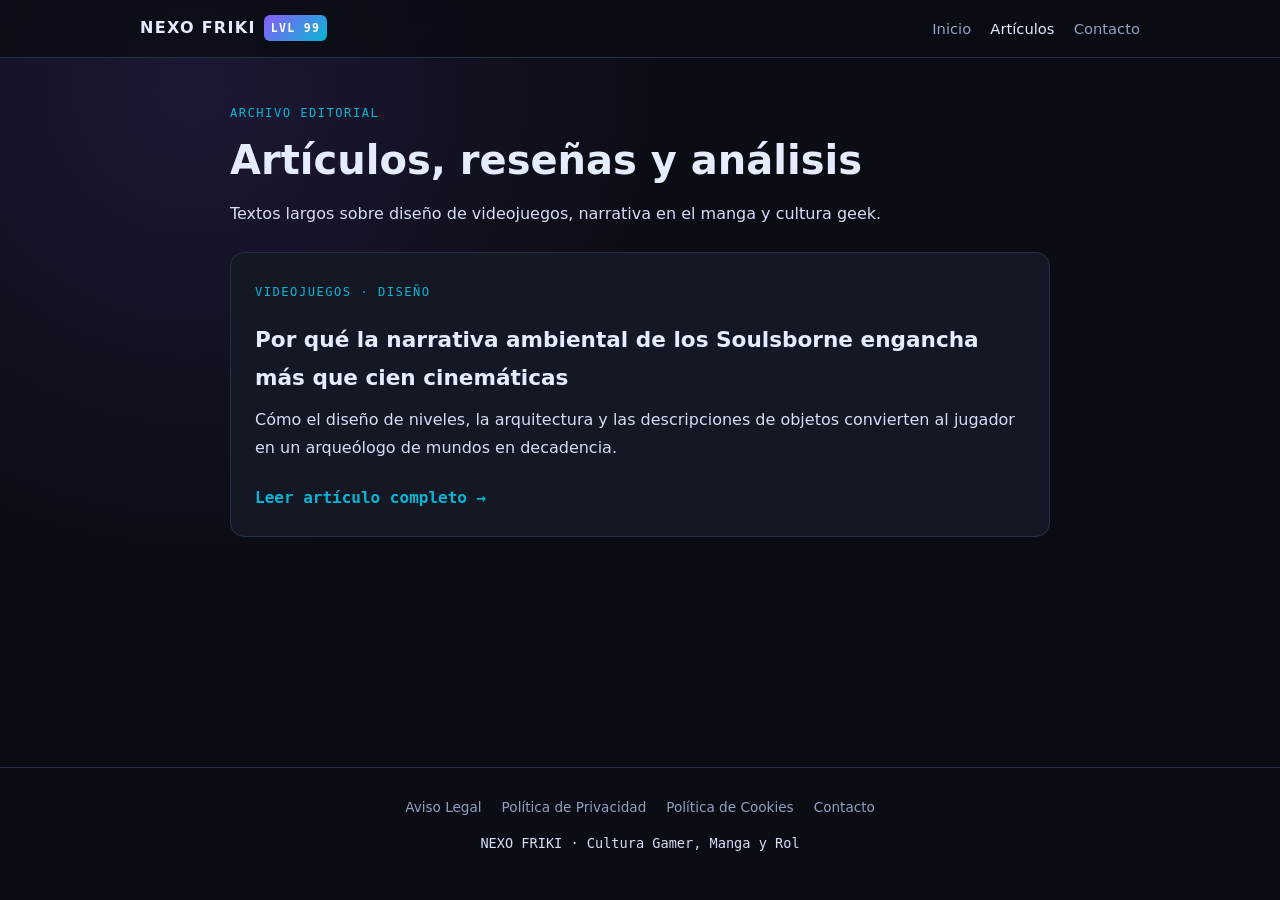
<file: articulos.html>
<!DOCTYPE html>
<html lang="es">
<head>
  <meta charset="UTF-8" />
  <meta name="viewport" content="width=device-width, initial-scale=1.0" />
  <title>Artículos y Guías // NEXO FRIKI</title>
  <meta name="description" content="Análisis, guías y ensayos sobre videojuegos, manga, cómics y rol." />
  <link rel="stylesheet" href="styles-pages.css" />
</head>
<body>
  <header>
    <div class="nav-wrap">
      <a href="index.html" class="logo">NEXO FRIKI <span class="logo-badge mono">LVL 99</span></a>
      <nav>
        <a href="index.html">Inicio</a>
        <a href="articulos.html" class="active">Artículos</a>
        <a href="contacto.html">Contacto</a>
      </nav>
    </div>
  </header>

  <main>
    <span class="eyebrow mono">Archivo Editorial</span>
    <h1>Artículos, reseñas y análisis</h1>
    <p>Textos largos sobre diseño de videojuegos, narrativa en el manga y cultura geek.</p>

    <div class="article-list">
      <article class="article-item">
        <span class="eyebrow mono">Videojuegos · Diseño</span>
        <h2>Por qué la narrativa ambiental de los Soulsborne engancha más que cien cinemáticas</h2>
        <p>Cómo el diseño de niveles, la arquitectura y las descripciones de objetos convierten al jugador en un arqueólogo de mundos en decadencia.</p>
        <a class="read-more mono" href="articulos/narrativa-ambiental-soulsborne.html">Leer artículo completo →</a>
      </article>

      <!-- Duplica este bloque <article> cada vez que publiques una nueva entrada -->
    </div>
  </main>

  <footer>
    <div class="footer-links">
      <a href="aviso-legal.html">Aviso Legal</a>
      <a href="privacidad.html">Política de Privacidad</a>
      <a href="cookies.html">Política de Cookies</a>
      <a href="contacto.html">Contacto</a>
    </div>
    <p class="mono">NEXO FRIKI · Cultura Gamer, Manga y Rol</p>
  </footer>
</body>
</html>
</file>
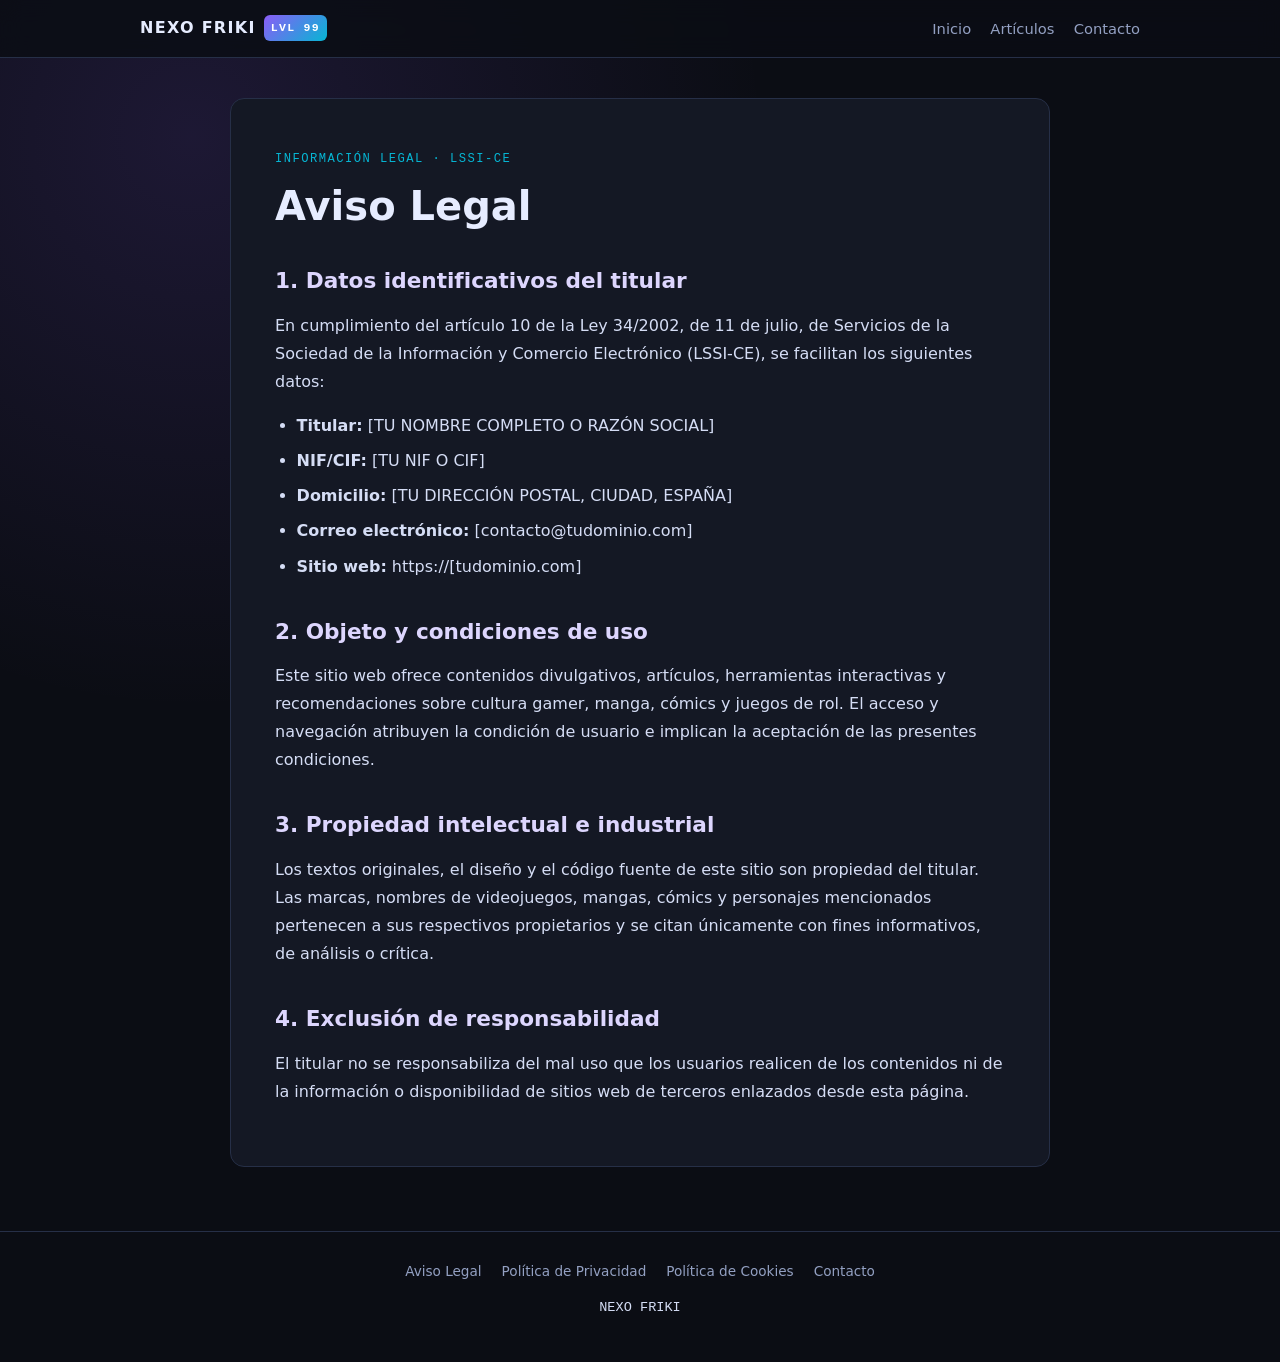
<file: aviso-legal.html>
<!DOCTYPE html>
<html lang="es">
<head>
  <meta charset="UTF-8" />
  <meta name="viewport" content="width=device-width, initial-scale=1.0" />
  <title>Aviso Legal // NEXO FRIKI</title>
  <link rel="stylesheet" href="styles-pages.css" />
</head>
<body>
  <header>
    <div class="nav-wrap">
      <a href="index.html" class="logo">NEXO FRIKI <span class="logo-badge mono">LVL 99</span></a>
      <nav>
        <a href="index.html">Inicio</a>
        <a href="articulos.html">Artículos</a>
        <a href="contacto.html">Contacto</a>
      </nav>
    </div>
  </header>

  <main>
    <section class="page-card">
      <span class="eyebrow mono">Información Legal · LSSI-CE</span>
      <h1>Aviso Legal</h1>

      <h2>1. Datos identificativos del titular</h2>
      <p>En cumplimiento del artículo 10 de la Ley 34/2002, de 11 de julio, de Servicios de la Sociedad de la Información y Comercio Electrónico (LSSI-CE), se facilitan los siguientes datos:</p>
      <ul>
        <li><strong>Titular:</strong> [TU NOMBRE COMPLETO O RAZÓN SOCIAL]</li>
        <li><strong>NIF/CIF:</strong> [TU NIF O CIF]</li>
        <li><strong>Domicilio:</strong> [TU DIRECCIÓN POSTAL, CIUDAD, ESPAÑA]</li>
        <li><strong>Correo electrónico:</strong> [contacto@tudominio.com]</li>
        <li><strong>Sitio web:</strong> https://[tudominio.com]</li>
      </ul>

      <h2>2. Objeto y condiciones de uso</h2>
      <p>Este sitio web ofrece contenidos divulgativos, artículos, herramientas interactivas y recomendaciones sobre cultura gamer, manga, cómics y juegos de rol. El acceso y navegación atribuyen la condición de usuario e implican la aceptación de las presentes condiciones.</p>

      <h2>3. Propiedad intelectual e industrial</h2>
      <p>Los textos originales, el diseño y el código fuente de este sitio son propiedad del titular. Las marcas, nombres de videojuegos, mangas, cómics y personajes mencionados pertenecen a sus respectivos propietarios y se citan únicamente con fines informativos, de análisis o crítica.</p>

      <h2>4. Exclusión de responsabilidad</h2>
      <p>El titular no se responsabiliza del mal uso que los usuarios realicen de los contenidos ni de la información o disponibilidad de sitios web de terceros enlazados desde esta página.</p>
    </section>
  </main>

  <footer>
    <div class="footer-links">
      <a href="aviso-legal.html">Aviso Legal</a>
      <a href="privacidad.html">Política de Privacidad</a>
      <a href="cookies.html">Política de Cookies</a>
      <a href="contacto.html">Contacto</a>
    </div>
    <p class="mono">NEXO FRIKI</p>
  </footer>
</body>
</html>
</file>
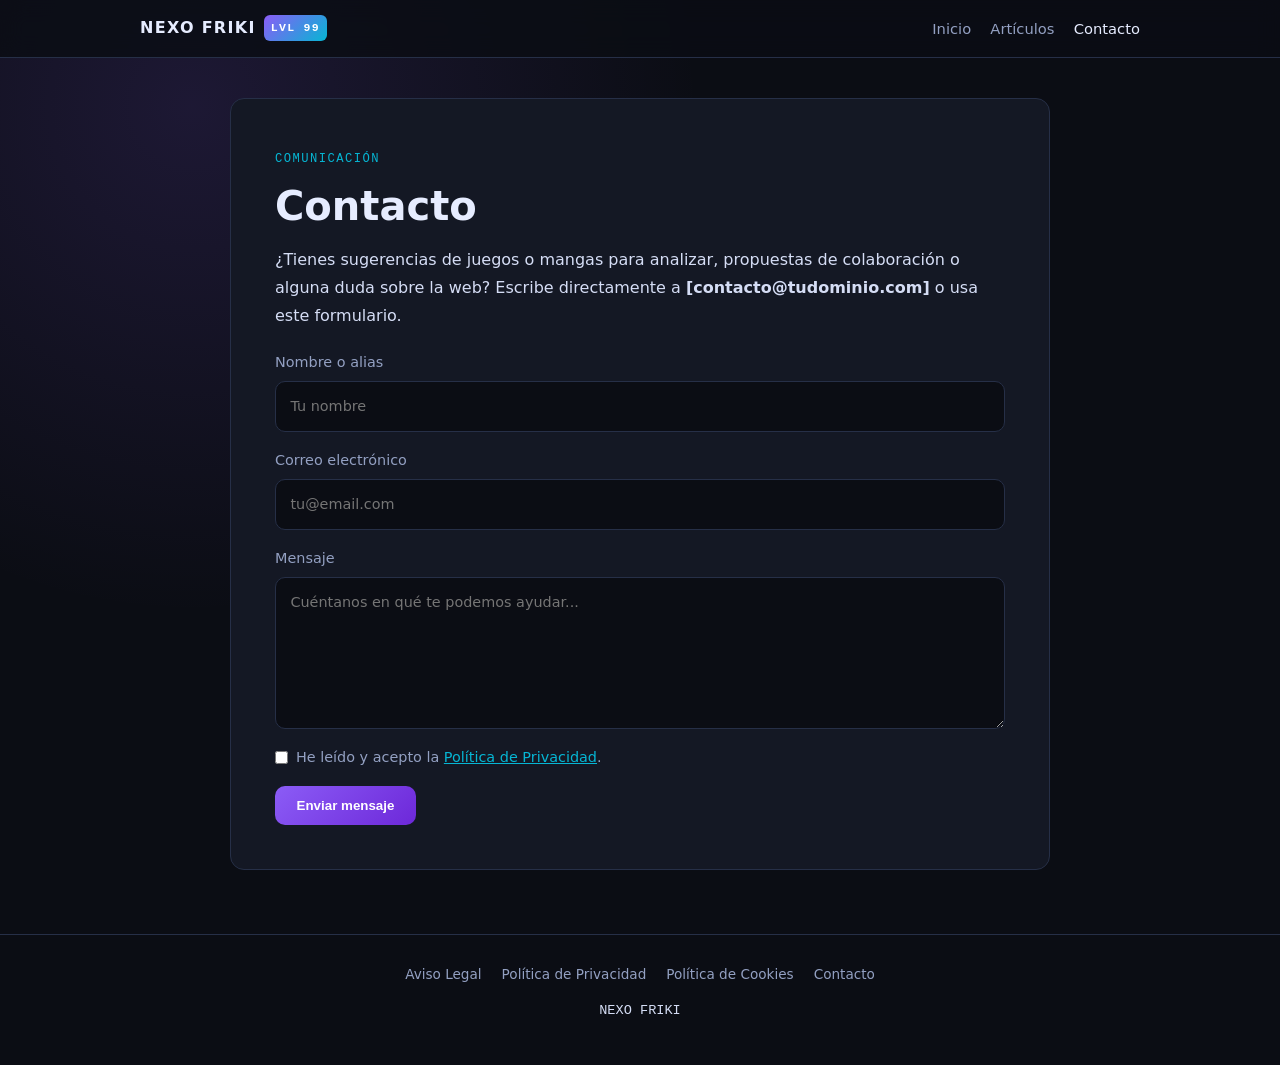
<file: contacto.html>
<!DOCTYPE html>
<html lang="es">
<head>
  <meta charset="UTF-8" />
  <meta name="viewport" content="width=device-width, initial-scale=1.0" />
  <title>Contacto // NEXO FRIKI</title>
  <link rel="stylesheet" href="styles-pages.css" />
</head>
<body>
  <header>
    <div class="nav-wrap">
      <a href="index.html" class="logo">NEXO FRIKI <span class="logo-badge mono">LVL 99</span></a>
      <nav>
        <a href="index.html">Inicio</a>
        <a href="articulos.html">Artículos</a>
        <a href="contacto.html" class="active">Contacto</a>
      </nav>
    </div>
  </header>

  <main>
    <section class="page-card">
      <span class="eyebrow mono">Comunicación</span>
      <h1>Contacto</h1>
      <p>¿Tienes sugerencias de juegos o mangas para analizar, propuestas de colaboración o alguna duda sobre la web? Escribe directamente a <strong>[contacto@tudominio.com]</strong> o usa este formulario.</p>

      <!-- Sustituye action por tu endpoint gratuito de Formspree (https://formspree.io) si quieres envíos sin backend -->
      <form class="contact-form" action="mailto:[contacto@tudominio.com]" method="post" enctype="text/plain">
        <label>
          Nombre o alias
          <input type="text" name="nombre" required placeholder="Tu nombre" />
        </label>
        <label>
          Correo electrónico
          <input type="email" name="email" required placeholder="tu@email.com" />
        </label>
        <label>
          Mensaje
          <textarea name="mensaje" rows="5" required placeholder="Cuéntanos en qué te podemos ayudar..."></textarea>
        </label>
        <label style="display: flex; align-items: center; gap: 0.5rem;">
          <input type="checkbox" required />
          <span>He leído y acepto la <a href="privacidad.html">Política de Privacidad</a>.</span>
        </label>
        <button type="submit" class="btn">Enviar mensaje</button>
      </form>
    </section>
  </main>

  <footer>
    <div class="footer-links">
      <a href="aviso-legal.html">Aviso Legal</a>
      <a href="privacidad.html">Política de Privacidad</a>
      <a href="cookies.html">Política de Cookies</a>
      <a href="contacto.html">Contacto</a>
    </div>
    <p class="mono">NEXO FRIKI</p>
  </footer>
</body>
</html>
</file>
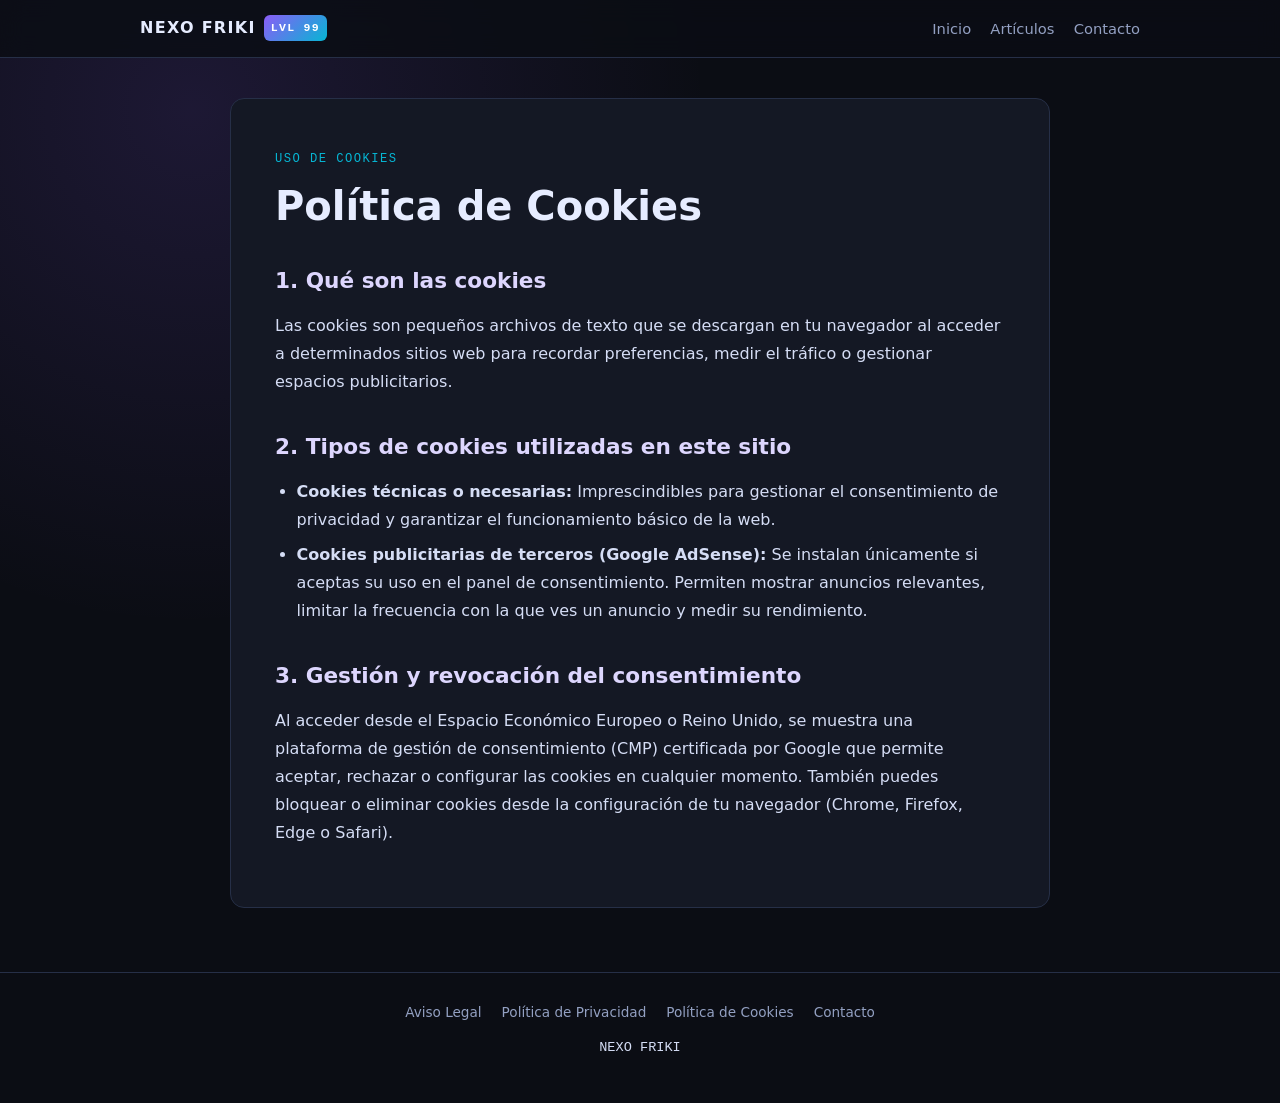
<file: cookies.html>
<!DOCTYPE html>
<html lang="es">
<head>
  <meta charset="UTF-8" />
  <meta name="viewport" content="width=device-width, initial-scale=1.0" />
  <title>Política de Cookies // NEXO FRIKI</title>
  <link rel="stylesheet" href="styles-pages.css" />
</head>
<body>
  <header>
    <div class="nav-wrap">
      <a href="index.html" class="logo">NEXO FRIKI <span class="logo-badge mono">LVL 99</span></a>
      <nav>
        <a href="index.html">Inicio</a>
        <a href="articulos.html">Artículos</a>
        <a href="contacto.html">Contacto</a>
      </nav>
    </div>
  </header>

  <main>
    <section class="page-card">
      <span class="eyebrow mono">Uso de Cookies</span>
      <h1>Política de Cookies</h1>

      <h2>1. Qué son las cookies</h2>
      <p>Las cookies son pequeños archivos de texto que se descargan en tu navegador al acceder a determinados sitios web para recordar preferencias, medir el tráfico o gestionar espacios publicitarios.</p>

      <h2>2. Tipos de cookies utilizadas en este sitio</h2>
      <ul>
        <li><strong>Cookies técnicas o necesarias:</strong> Imprescindibles para gestionar el consentimiento de privacidad y garantizar el funcionamiento básico de la web.</li>
        <li><strong>Cookies publicitarias de terceros (Google AdSense):</strong> Se instalan únicamente si aceptas su uso en el panel de consentimiento. Permiten mostrar anuncios relevantes, limitar la frecuencia con la que ves un anuncio y medir su rendimiento.</li>
      </ul>

      <h2>3. Gestión y revocación del consentimiento</h2>
      <p>Al acceder desde el Espacio Económico Europeo o Reino Unido, se muestra una plataforma de gestión de consentimiento (CMP) certificada por Google que permite aceptar, rechazar o configurar las cookies en cualquier momento. También puedes bloquear o eliminar cookies desde la configuración de tu navegador (Chrome, Firefox, Edge o Safari).</p>
    </section>
  </main>

  <footer>
    <div class="footer-links">
      <a href="aviso-legal.html">Aviso Legal</a>
      <a href="privacidad.html">Política de Privacidad</a>
      <a href="cookies.html">Política de Cookies</a>
      <a href="contacto.html">Contacto</a>
    </div>
    <p class="mono">NEXO FRIKI</p>
  </footer>
</body>
</html>
</file>
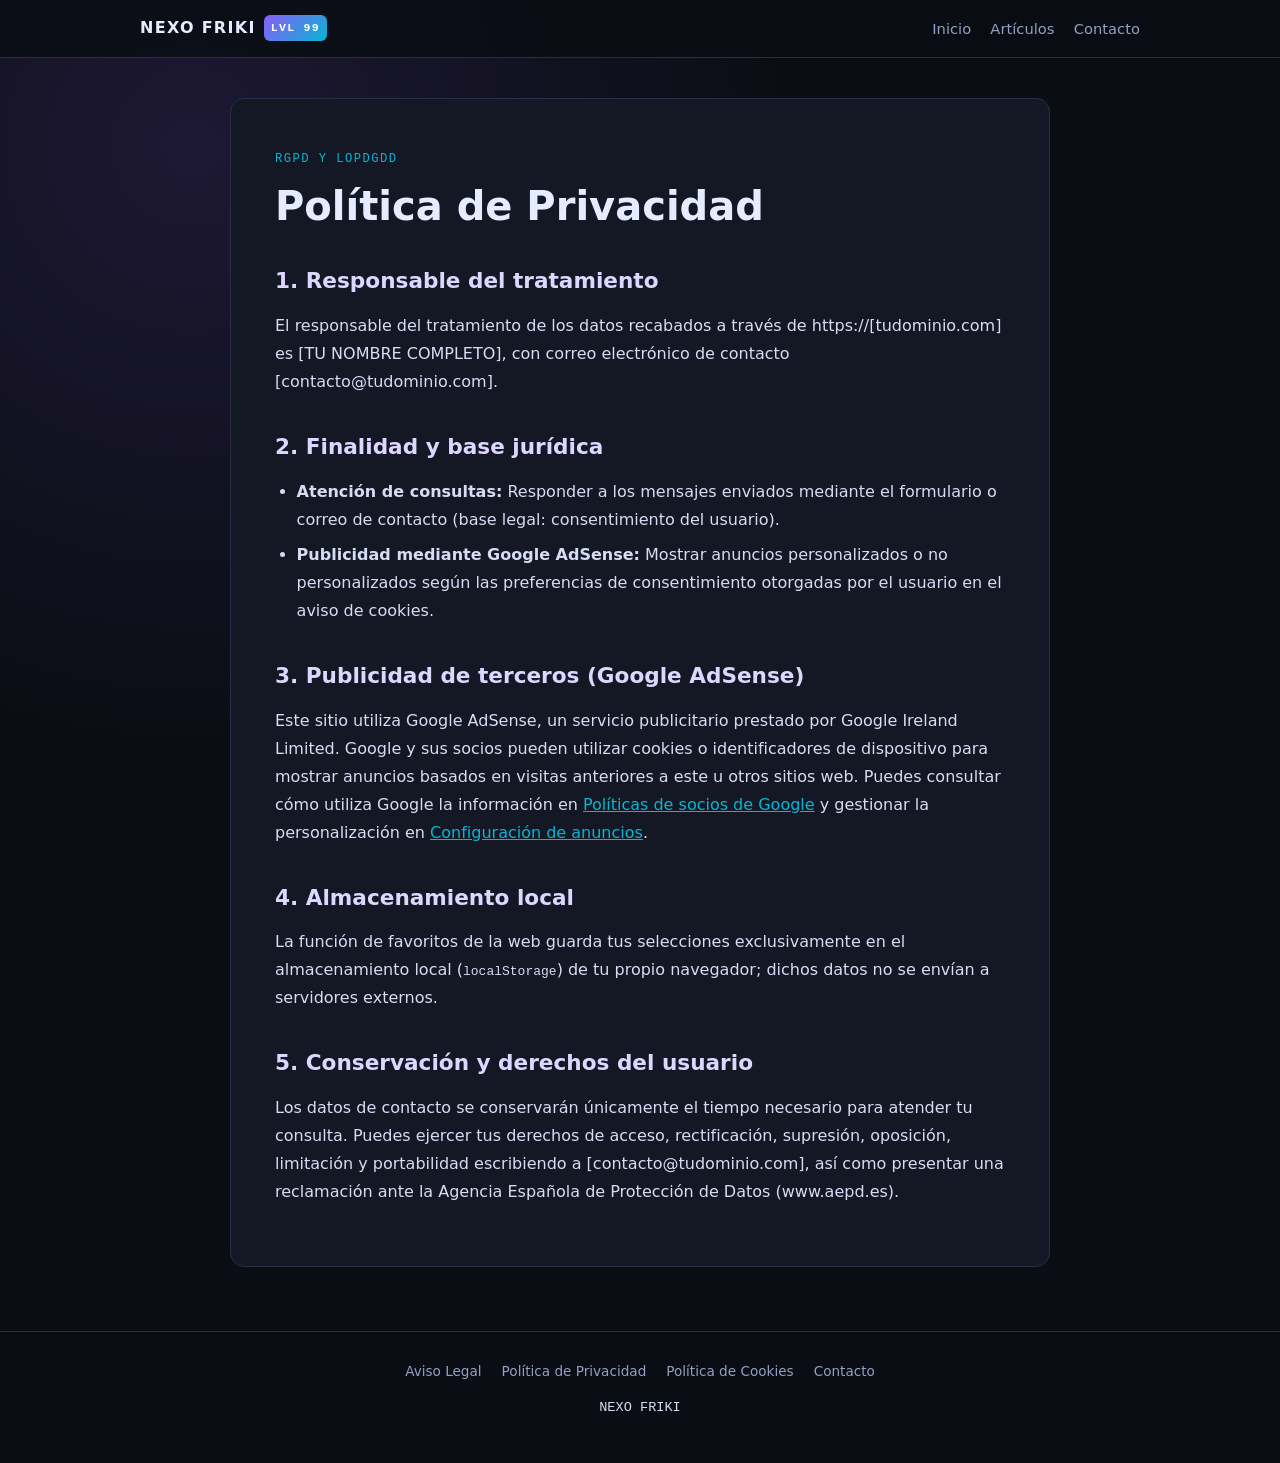
<file: privacidad.html>
<!DOCTYPE html>
<html lang="es">
<head>
  <meta charset="UTF-8" />
  <meta name="viewport" content="width=device-width, initial-scale=1.0" />
  <title>Política de Privacidad // NEXO FRIKI</title>
  <link rel="stylesheet" href="styles-pages.css" />
</head>
<body>
  <header>
    <div class="nav-wrap">
      <a href="index.html" class="logo">NEXO FRIKI <span class="logo-badge mono">LVL 99</span></a>
      <nav>
        <a href="index.html">Inicio</a>
        <a href="articulos.html">Artículos</a>
        <a href="contacto.html">Contacto</a>
      </nav>
    </div>
  </header>

  <main>
    <section class="page-card">
      <span class="eyebrow mono">RGPD y LOPDGDD</span>
      <h1>Política de Privacidad</h1>

      <h2>1. Responsable del tratamiento</h2>
      <p>El responsable del tratamiento de los datos recabados a través de https://[tudominio.com] es [TU NOMBRE COMPLETO], con correo electrónico de contacto [contacto@tudominio.com].</p>

      <h2>2. Finalidad y base jurídica</h2>
      <ul>
        <li><strong>Atención de consultas:</strong> Responder a los mensajes enviados mediante el formulario o correo de contacto (base legal: consentimiento del usuario).</li>
        <li><strong>Publicidad mediante Google AdSense:</strong> Mostrar anuncios personalizados o no personalizados según las preferencias de consentimiento otorgadas por el usuario en el aviso de cookies.</li>
      </ul>

      <h2>3. Publicidad de terceros (Google AdSense)</h2>
      <p>Este sitio utiliza Google AdSense, un servicio publicitario prestado por Google Ireland Limited. Google y sus socios pueden utilizar cookies o identificadores de dispositivo para mostrar anuncios basados en visitas anteriores a este u otros sitios web. Puedes consultar cómo utiliza Google la información en <a href="https://policies.google.com/technologies/partner-sites" target="_blank" rel="noopener">Políticas de socios de Google</a> y gestionar la personalización en <a href="https://adssettings.google.com/" target="_blank" rel="noopener">Configuración de anuncios</a>.</p>

      <h2>4. Almacenamiento local</h2>
      <p>La función de favoritos de la web guarda tus selecciones exclusivamente en el almacenamiento local (<code>localStorage</code>) de tu propio navegador; dichos datos no se envían a servidores externos.</p>

      <h2>5. Conservación y derechos del usuario</h2>
      <p>Los datos de contacto se conservarán únicamente el tiempo necesario para atender tu consulta. Puedes ejercer tus derechos de acceso, rectificación, supresión, oposición, limitación y portabilidad escribiendo a [contacto@tudominio.com], así como presentar una reclamación ante la Agencia Española de Protección de Datos (www.aepd.es).</p>
    </section>
  </main>

  <footer>
    <div class="footer-links">
      <a href="aviso-legal.html">Aviso Legal</a>
      <a href="privacidad.html">Política de Privacidad</a>
      <a href="cookies.html">Política de Cookies</a>
      <a href="contacto.html">Contacto</a>
    </div>
    <p class="mono">NEXO FRIKI</p>
  </footer>
</body>
</html>
</file>
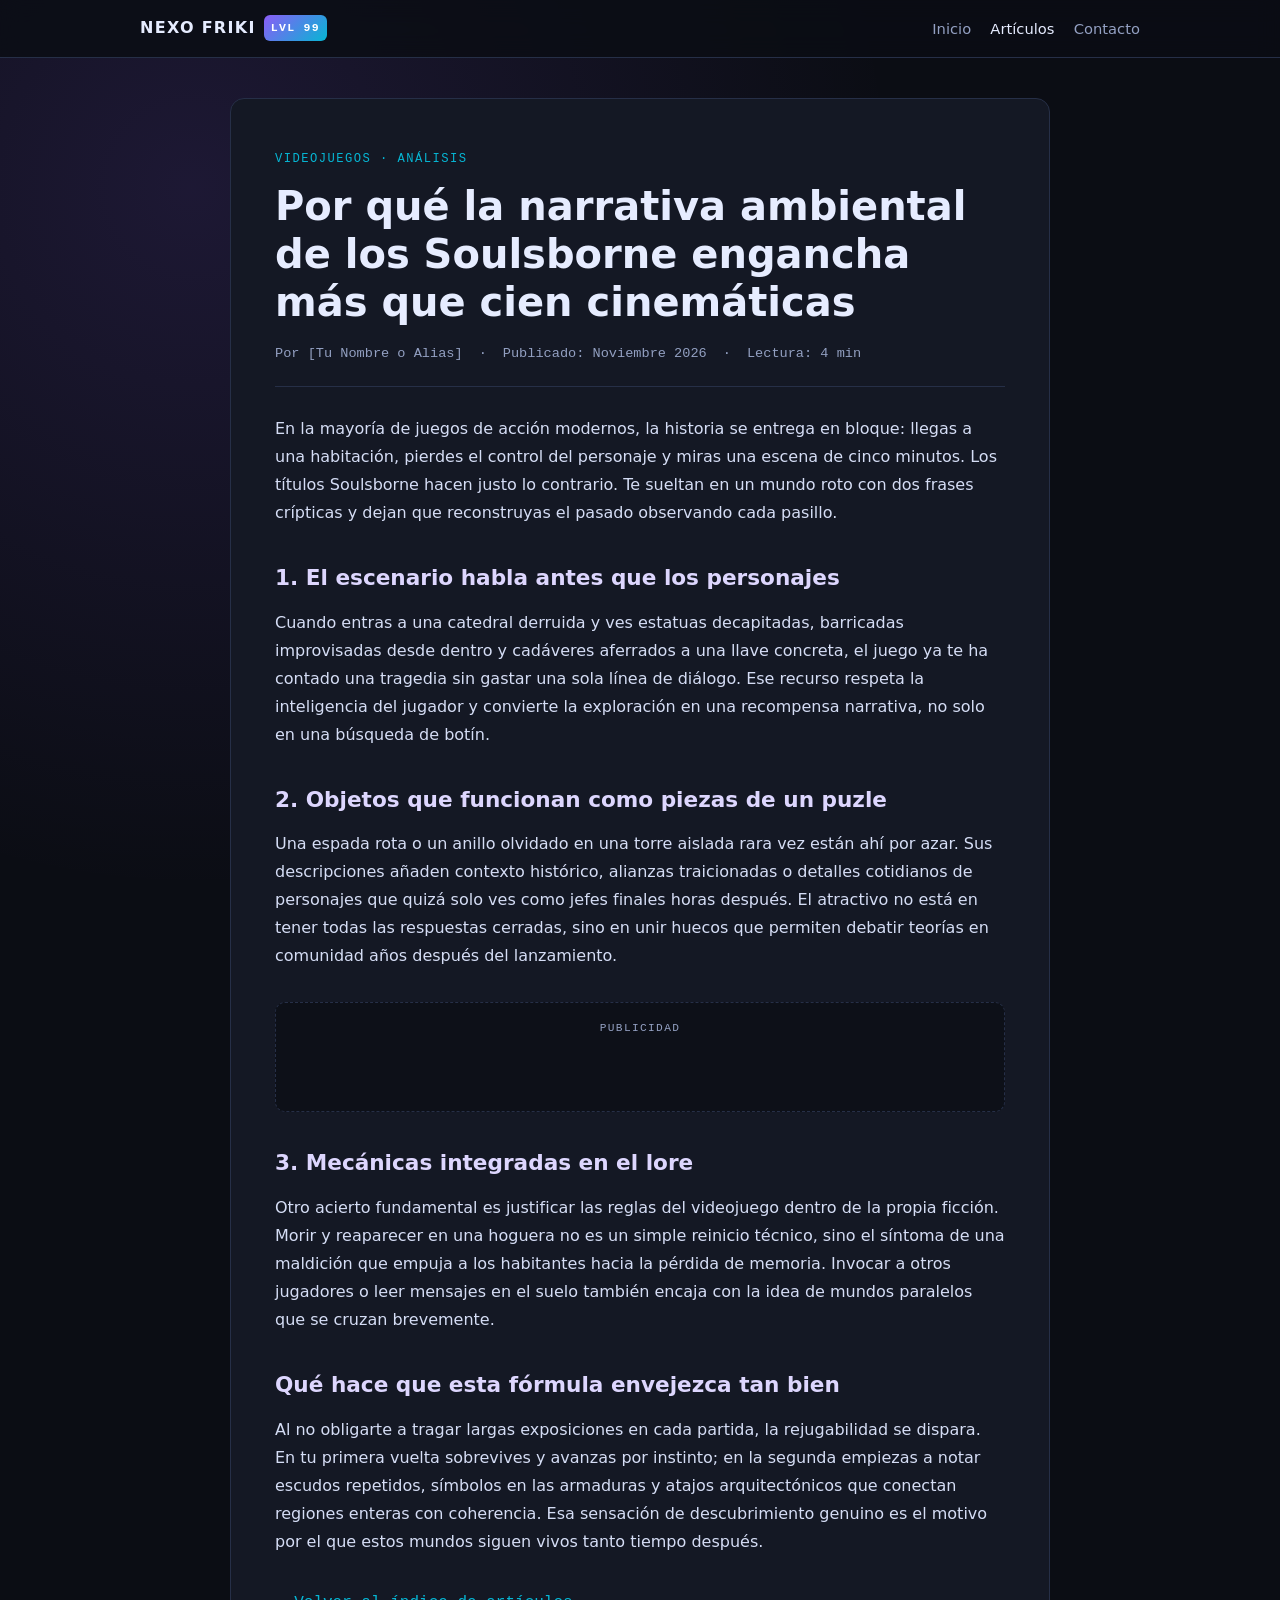
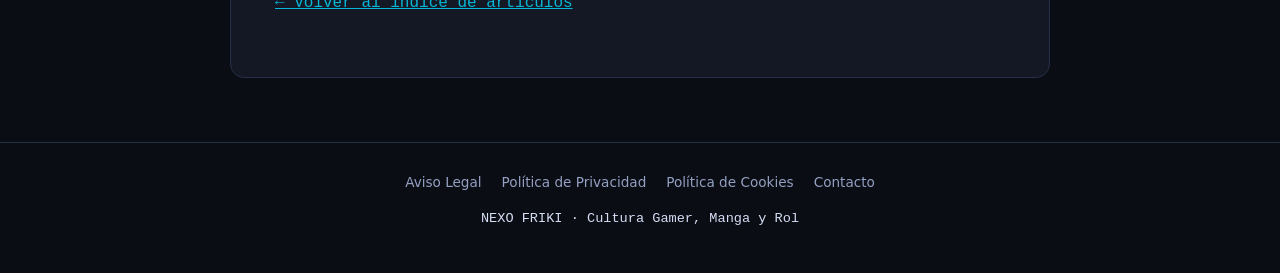
<file: articulos/narrartiva-soulsborn.html>
<!DOCTYPE html>
<html lang="es">
<head>
  <meta charset="UTF-8" />
  <meta name="viewport" content="width=device-width, initial-scale=1.0" />
  <title>Narrativa ambiental en los Soulsborne // NEXO FRIKI</title>
  <meta name="description" content="Análisis sobre cómo los juegos de FromSoftware cuentan su historia a través de escenarios, objetos y arquitectura." />
  <link rel="stylesheet" href="../styles-pages.css" />
</head>
<body>
  <header>
    <div class="nav-wrap">
      <a href="../index.html" class="logo">NEXO FRIKI <span class="logo-badge mono">LVL 99</span></a>
      <nav>
        <a href="../index.html">Inicio</a>
        <a href="../articulos.html" class="active">Artículos</a>
        <a href="../contacto.html">Contacto</a>
      </nav>
    </div>
  </header>

  <main>
    <article class="page-card">
      <span class="eyebrow mono">Videojuegos · Análisis</span>
      <h1>Por qué la narrativa ambiental de los Soulsborne engancha más que cien cinemáticas</h1>

      <div class="meta-bar mono">
        <span>Por [Tu Nombre o Alias]</span>
        <span>·</span>
        <span>Publicado: Noviembre 2026</span>
        <span>·</span>
        <span>Lectura: 4 min</span>
      </div>

      <p>
        En la mayoría de juegos de acción modernos, la historia se entrega en bloque: llegas a una habitación, pierdes el control del personaje y miras una escena de cinco minutos. Los títulos Soulsborne hacen justo lo contrario. Te sueltan en un mundo roto con dos frases crípticas y dejan que reconstruyas el pasado observando cada pasillo.
      </p>

      <h2>1. El escenario habla antes que los personajes</h2>
      <p>
        Cuando entras a una catedral derruida y ves estatuas decapitadas, barricadas improvisadas desde dentro y cadáveres aferrados a una llave concreta, el juego ya te ha contado una tragedia sin gastar una sola línea de diálogo. Ese recurso respeta la inteligencia del jugador y convierte la exploración en una recompensa narrativa, no solo en una búsqueda de botín.
      </p>

      <h2>2. Objetos que funcionan como piezas de un puzle</h2>
      <p>
        Una espada rota o un anillo olvidado en una torre aislada rara vez están ahí por azar. Sus descripciones añaden contexto histórico, alianzas traicionadas o detalles cotidianos de personajes que quizá solo ves como jefes finales horas después. El atractivo no está en tener todas las respuestas cerradas, sino en unir huecos que permiten debatir teorías en comunidad años después del lanzamiento.
      </p>

      <!-- Espacio preparado para anuncio in-article de AdSense -->
      <div class="ad-slot">
        <span class="ad-label mono">Publicidad</span>
        <!-- Pega aquí tu bloque <ins class="adsbygoogle"> cuando te aprueben -->
      </div>

      <h2>3. Mecánicas integradas en el lore</h2>
      <p>
        Otro acierto fundamental es justificar las reglas del videojuego dentro de la propia ficción. Morir y reaparecer en una hoguera no es un simple reinicio técnico, sino el síntoma de una maldición que empuja a los habitantes hacia la pérdida de memoria. Invocar a otros jugadores o leer mensajes en el suelo también encaja con la idea de mundos paralelos que se cruzan brevemente.
      </p>

      <h2>Qué hace que esta fórmula envejezca tan bien</h2>
      <p>
        Al no obligarte a tragar largas exposiciones en cada partida, la rejugabilidad se dispara. En tu primera vuelta sobrevives y avanzas por instinto; en la segunda empiezas a notar escudos repetidos, símbolos en las armaduras y atajos arquitectónicos que conectan regiones enteras con coherencia. Esa sensación de descubrimiento genuino es el motivo por el que estos mundos siguen vivos tanto tiempo después.
      </p>

      <p style="margin-top: 2rem;">
        <a href="../articulos.html" class="mono">← Volver al índice de artículos</a>
      </p>
    </article>
  </main>

  <footer>
    <div class="footer-links">
      <a href="../aviso-legal.html">Aviso Legal</a>
      <a href="../privacidad.html">Política de Privacidad</a>
      <a href="../cookies.html">Política de Cookies</a>
      <a href="../contacto.html">Contacto</a>
    </div>
    <p class="mono">NEXO FRIKI · Cultura Gamer, Manga y Rol</p>
  </footer>
</body>
</html>
</file>
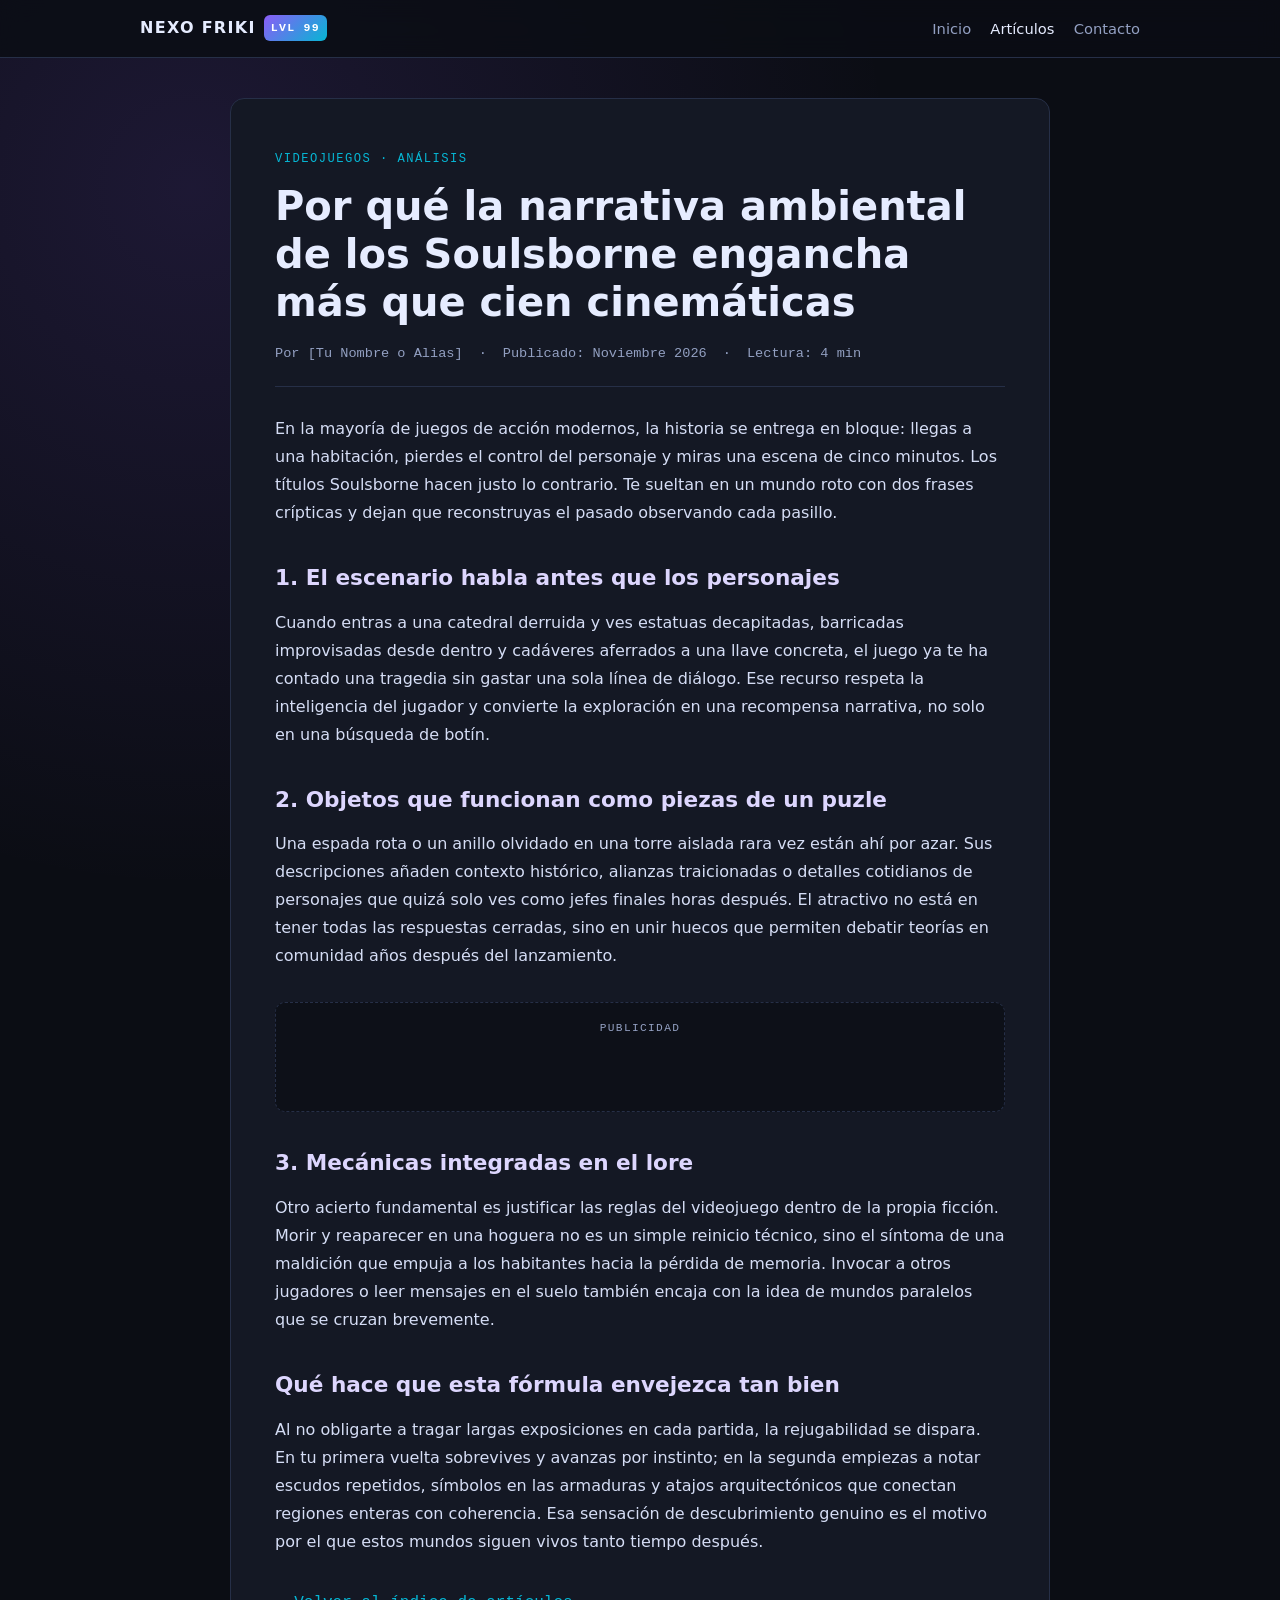
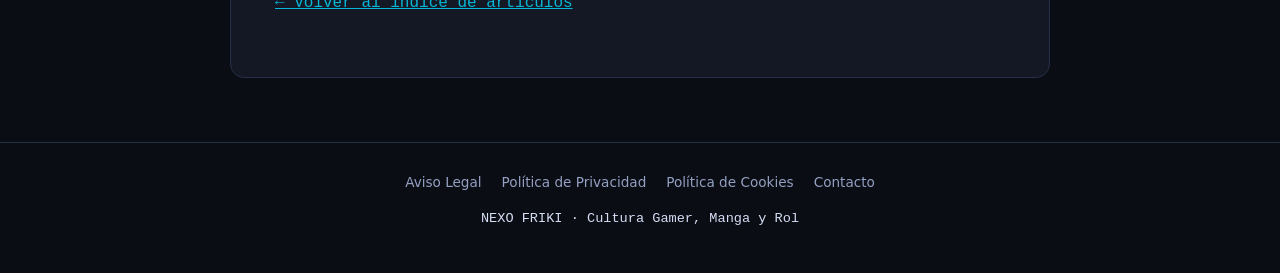
<file: articulos/narrativa-ambiental-soulsborne.html>
<!DOCTYPE html>
<html lang="es">
<head>
  <meta charset="UTF-8" />
  <meta name="viewport" content="width=device-width, initial-scale=1.0" />
  <title>Narrativa ambiental en los Soulsborne // NEXO FRIKI</title>
  <meta name="description" content="Análisis sobre cómo los juegos de FromSoftware cuentan su historia a través de escenarios, objetos y arquitectura." />
  <link rel="stylesheet" href="../styles-pages.css" />
</head>
<body>
  <header>
    <div class="nav-wrap">
      <a href="../index.html" class="logo">NEXO FRIKI <span class="logo-badge mono">LVL 99</span></a>
      <nav>
        <a href="../index.html">Inicio</a>
        <a href="../articulos.html" class="active">Artículos</a>
        <a href="../contacto.html">Contacto</a>
      </nav>
    </div>
  </header>

  <main>
    <article class="page-card">
      <span class="eyebrow mono">Videojuegos · Análisis</span>
      <h1>Por qué la narrativa ambiental de los Soulsborne engancha más que cien cinemáticas</h1>

      <div class="meta-bar mono">
        <span>Por [Tu Nombre o Alias]</span>
        <span>·</span>
        <span>Publicado: Noviembre 2026</span>
        <span>·</span>
        <span>Lectura: 4 min</span>
      </div>

      <p>
        En la mayoría de juegos de acción modernos, la historia se entrega en bloque: llegas a una habitación, pierdes el control del personaje y miras una escena de cinco minutos. Los títulos Soulsborne hacen justo lo contrario. Te sueltan en un mundo roto con dos frases crípticas y dejan que reconstruyas el pasado observando cada pasillo.
      </p>

      <h2>1. El escenario habla antes que los personajes</h2>
      <p>
        Cuando entras a una catedral derruida y ves estatuas decapitadas, barricadas improvisadas desde dentro y cadáveres aferrados a una llave concreta, el juego ya te ha contado una tragedia sin gastar una sola línea de diálogo. Ese recurso respeta la inteligencia del jugador y convierte la exploración en una recompensa narrativa, no solo en una búsqueda de botín.
      </p>

      <h2>2. Objetos que funcionan como piezas de un puzle</h2>
      <p>
        Una espada rota o un anillo olvidado en una torre aislada rara vez están ahí por azar. Sus descripciones añaden contexto histórico, alianzas traicionadas o detalles cotidianos de personajes que quizá solo ves como jefes finales horas después. El atractivo no está en tener todas las respuestas cerradas, sino en unir huecos que permiten debatir teorías en comunidad años después del lanzamiento.
      </p>

      <!-- Espacio preparado para anuncio in-article de AdSense -->
      <div class="ad-slot">
        <span class="ad-label mono">Publicidad</span>
        <!-- Pega aquí tu bloque <ins class="adsbygoogle"> cuando te aprueben -->
      </div>

      <h2>3. Mecánicas integradas en el lore</h2>
      <p>
        Otro acierto fundamental es justificar las reglas del videojuego dentro de la propia ficción. Morir y reaparecer en una hoguera no es un simple reinicio técnico, sino el síntoma de una maldición que empuja a los habitantes hacia la pérdida de memoria. Invocar a otros jugadores o leer mensajes en el suelo también encaja con la idea de mundos paralelos que se cruzan brevemente.
      </p>

      <h2>Qué hace que esta fórmula envejezca tan bien</h2>
      <p>
        Al no obligarte a tragar largas exposiciones en cada partida, la rejugabilidad se dispara. En tu primera vuelta sobrevives y avanzas por instinto; en la segunda empiezas a notar escudos repetidos, símbolos en las armaduras y atajos arquitectónicos que conectan regiones enteras con coherencia. Esa sensación de descubrimiento genuino es el motivo por el que estos mundos siguen vivos tanto tiempo después.
      </p>

      <p style="margin-top: 2rem;">
        <a href="../articulos.html" class="mono">← Volver al índice de artículos</a>
      </p>
    </article>
  </main>

  <footer>
    <div class="footer-links">
      <a href="../aviso-legal.html">Aviso Legal</a>
      <a href="../privacidad.html">Política de Privacidad</a>
      <a href="../cookies.html">Política de Cookies</a>
      <a href="../contacto.html">Contacto</a>
    </div>
    <p class="mono">NEXO FRIKI · Cultura Gamer, Manga y Rol</p>
  </footer>
</body>
</html>
</file>
<file: styles-pages.css>
:root {
  --bg: #0b0d14;
  --surface: #141824;
  --border: #262f47;
  --text: #e6ecff;
  --muted: #93a0c2;
  --primary: #8b5cf6;
  --secondary: #06b6d4;
  --accent: #f59e0b;
  --radius: 14px;
}

* { box-sizing: border-box; margin: 0; padding: 0; }

body {
  font-family: 'Segoe UI', system-ui, -apple-system, sans-serif;
  background:
    radial-gradient(circle at 15% 10%, rgba(139, 92, 246, 0.14), transparent 35%),
    var(--bg);
  color: var(--text);
  line-height: 1.75;
  min-height: 100vh;
  display: flex;
  flex-direction: column;
}

.mono { font-family: ui-monospace, SFMono-Regular, Menlo, Consolas, monospace; }

header {
  position: sticky;
  top: 0;
  z-index: 50;
  backdrop-filter: blur(12px);
  background: rgba(11, 13, 20, 0.85);
  border-bottom: 1px solid var(--border);
}

.nav-wrap {
  max-width: 1040px;
  margin: 0 auto;
  padding: 0.9rem 1.25rem;
  display: flex;
  align-items: center;
  justify-content: space-between;
  gap: 1rem;
  flex-wrap: wrap;
}

.logo {
  font-weight: 800;
  letter-spacing: 0.08em;
  color: var(--text);
  text-decoration: none;
  display: flex;
  align-items: center;
  gap: 0.5rem;
}

.logo-badge {
  background: linear-gradient(135deg, var(--primary), var(--secondary));
  color: #fff;
  font-size: 0.72rem;
  padding: 0.18rem 0.45rem;
  border-radius: 6px;
}

nav { display: flex; gap: 1.2rem; flex-wrap: wrap; }
nav a { color: var(--muted); text-decoration: none; font-size: 0.92rem; }
nav a:hover, nav a.active { color: var(--text); }

main {
  width: 100%;
  max-width: 860px;
  margin: 0 auto;
  padding: 2.5rem 1.25rem 4rem;
  flex: 1;
}

.page-card {
  background: var(--surface);
  border: 1px solid var(--border);
  border-radius: var(--radius);
  padding: clamp(1.5rem, 4vw, 2.75rem);
}

.eyebrow {
  display: inline-block;
  font-size: 0.76rem;
  text-transform: uppercase;
  letter-spacing: 0.12em;
  color: var(--secondary);
  margin-bottom: 0.75rem;
}

h1 { font-size: clamp(1.75rem, 4vw, 2.5rem); line-height: 1.2; margin-bottom: 1rem; }
h2 { font-size: 1.35rem; margin: 2rem 0 0.75rem; color: #ddd6fe; }
h3 { font-size: 1.08rem; margin: 1.4rem 0 0.5rem; }
p { color: #d5ddf5; margin-bottom: 1rem; }
ul, ol { margin: 0 0 1.2rem 1.35rem; color: #d5ddf5; }
li { margin-bottom: 0.45rem; }
a { color: var(--secondary); }

.meta-bar {
  display: flex;
  gap: 1rem;
  flex-wrap: wrap;
  font-size: 0.85rem;
  color: var(--muted);
  padding-bottom: 1.25rem;
  margin-bottom: 1.75rem;
  border-bottom: 1px solid var(--border);
}

.article-list {
  display: grid;
  gap: 1.25rem;
  margin-top: 1.5rem;
}

.article-item {
  background: var(--surface);
  border: 1px solid var(--border);
  border-radius: var(--radius);
  padding: 1.5rem;
  transition: border-color 0.2s, transform 0.2s;
}

.article-item:hover {
  border-color: var(--primary);
  transform: translateY(-2px);
}

.article-item h2 { margin: 0.35rem 0 0.6rem; color: var(--text); }
.article-item a.read-more {
  display: inline-block;
  margin-top: 0.4rem;
  font-weight: 600;
  text-decoration: none;
}

.ad-slot {
  margin: 2rem 0;
  padding: 1rem;
  min-height: 110px;
  background: rgba(11, 13, 20, 0.7);
  border: 1px dashed var(--border);
  border-radius: 10px;
  text-align: center;
}

.ad-label {
  display: block;
  font-size: 0.7rem;
  text-transform: uppercase;
  letter-spacing: 0.12em;
  color: var(--muted);
  margin-bottom: 0.5rem;
}

.contact-form { display: grid; gap: 1rem; margin-top: 1.25rem; }
.contact-form label { display: grid; gap: 0.35rem; font-size: 0.9rem; color: var(--muted); }
.contact-form input, .contact-form textarea {
  background: #0b0d14;
  border: 1px solid var(--border);
  border-radius: 10px;
  padding: 0.75rem 0.9rem;
  color: var(--text);
  font: inherit;
}
.contact-form input:focus, .contact-form textarea:focus {
  outline: none;
  border-color: var(--secondary);
}

.btn {
  width: fit-content;
  background: linear-gradient(135deg, var(--primary), #6d28d9);
  color: #fff;
  border: none;
  border-radius: 10px;
  padding: 0.75rem 1.35rem;
  font-weight: 600;
  cursor: pointer;
}

footer {
  border-top: 1px solid var(--border);
  padding: 1.75rem 1.25rem;
  text-align: center;
  color: var(--muted);
  font-size: 0.85rem;
}

.footer-links {
  display: flex;
  justify-content: center;
  gap: 1.25rem;
  flex-wrap: wrap;
  margin-bottom: 0.75rem;
}

.footer-links a { color: var(--muted); text-decoration: none; }
.footer-links a:hover { color: var(--text); }
</file>
